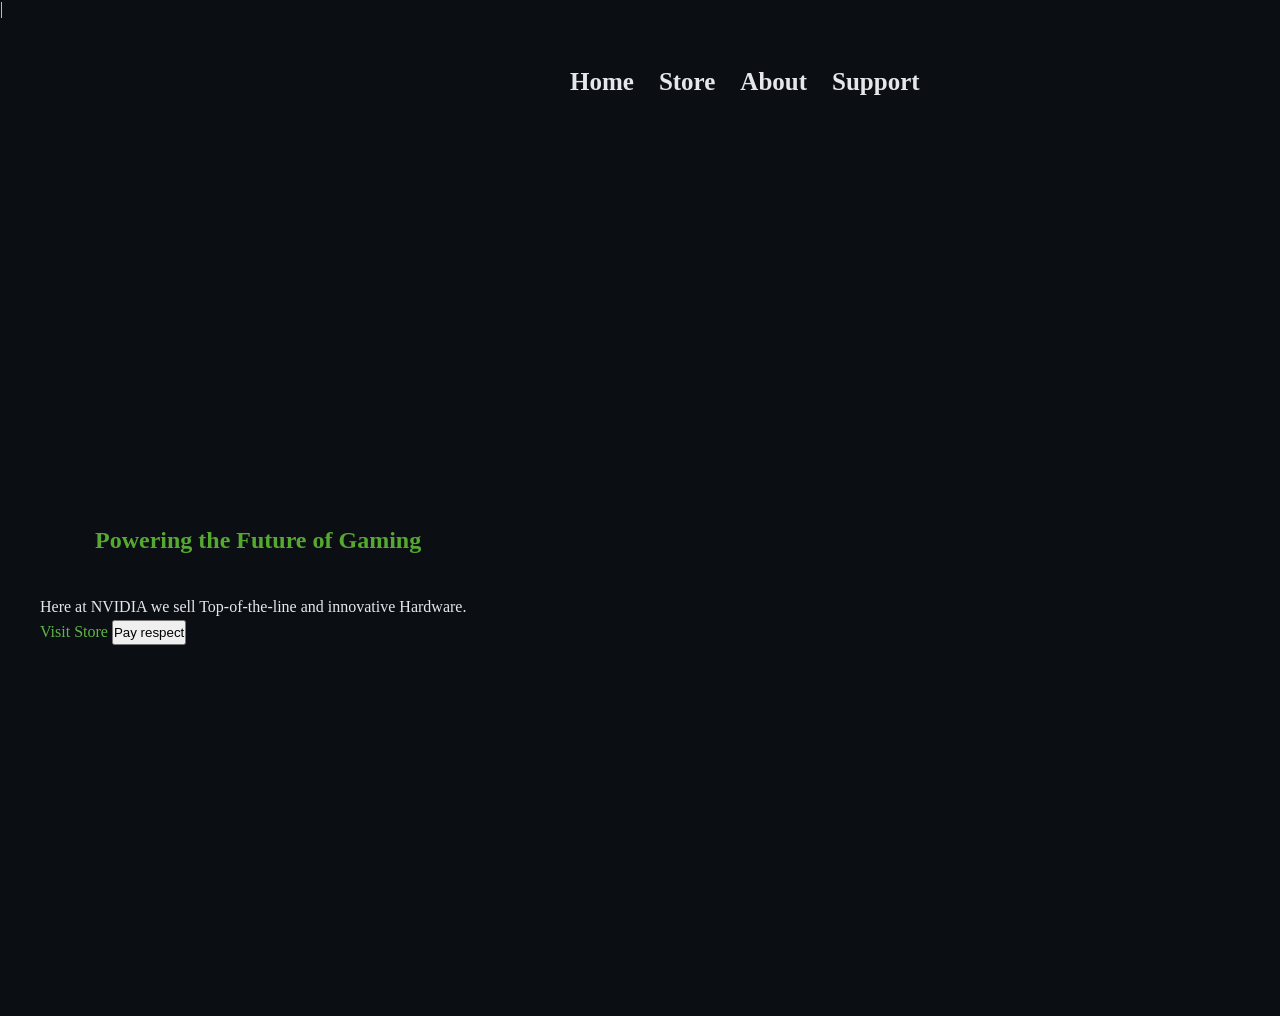
<file: index.html>
<!DOCTYPE html>
<html lang="en">
  <head>
    <meta charset="UTF-8">
   <title>Home - Nvidia</title>
   |<link rel="stylesheet" href="style.css">


   
</head>
<body>

  <nav>
    <a href="index.html">Home</a>
    <a href="store.html">Store</a>
    <a href="about.html">About</a>
    <a href="support.html">Support</a>
  </nav>
<section class="home-hero">
   <div class="hero-content">

  <h1>Powering the Future of Gaming</h1>
  <p>
    Here at NVIDIA we sell Top-of-the-line and innovative  Hardware.
  </p>


  <a href="store.html" class="cta">Visit Store</a>

  <button class="button-amics">
    <p>Pay respect</p> 
  </button>

  </div>
  </section>
</body>
</html>
</file>
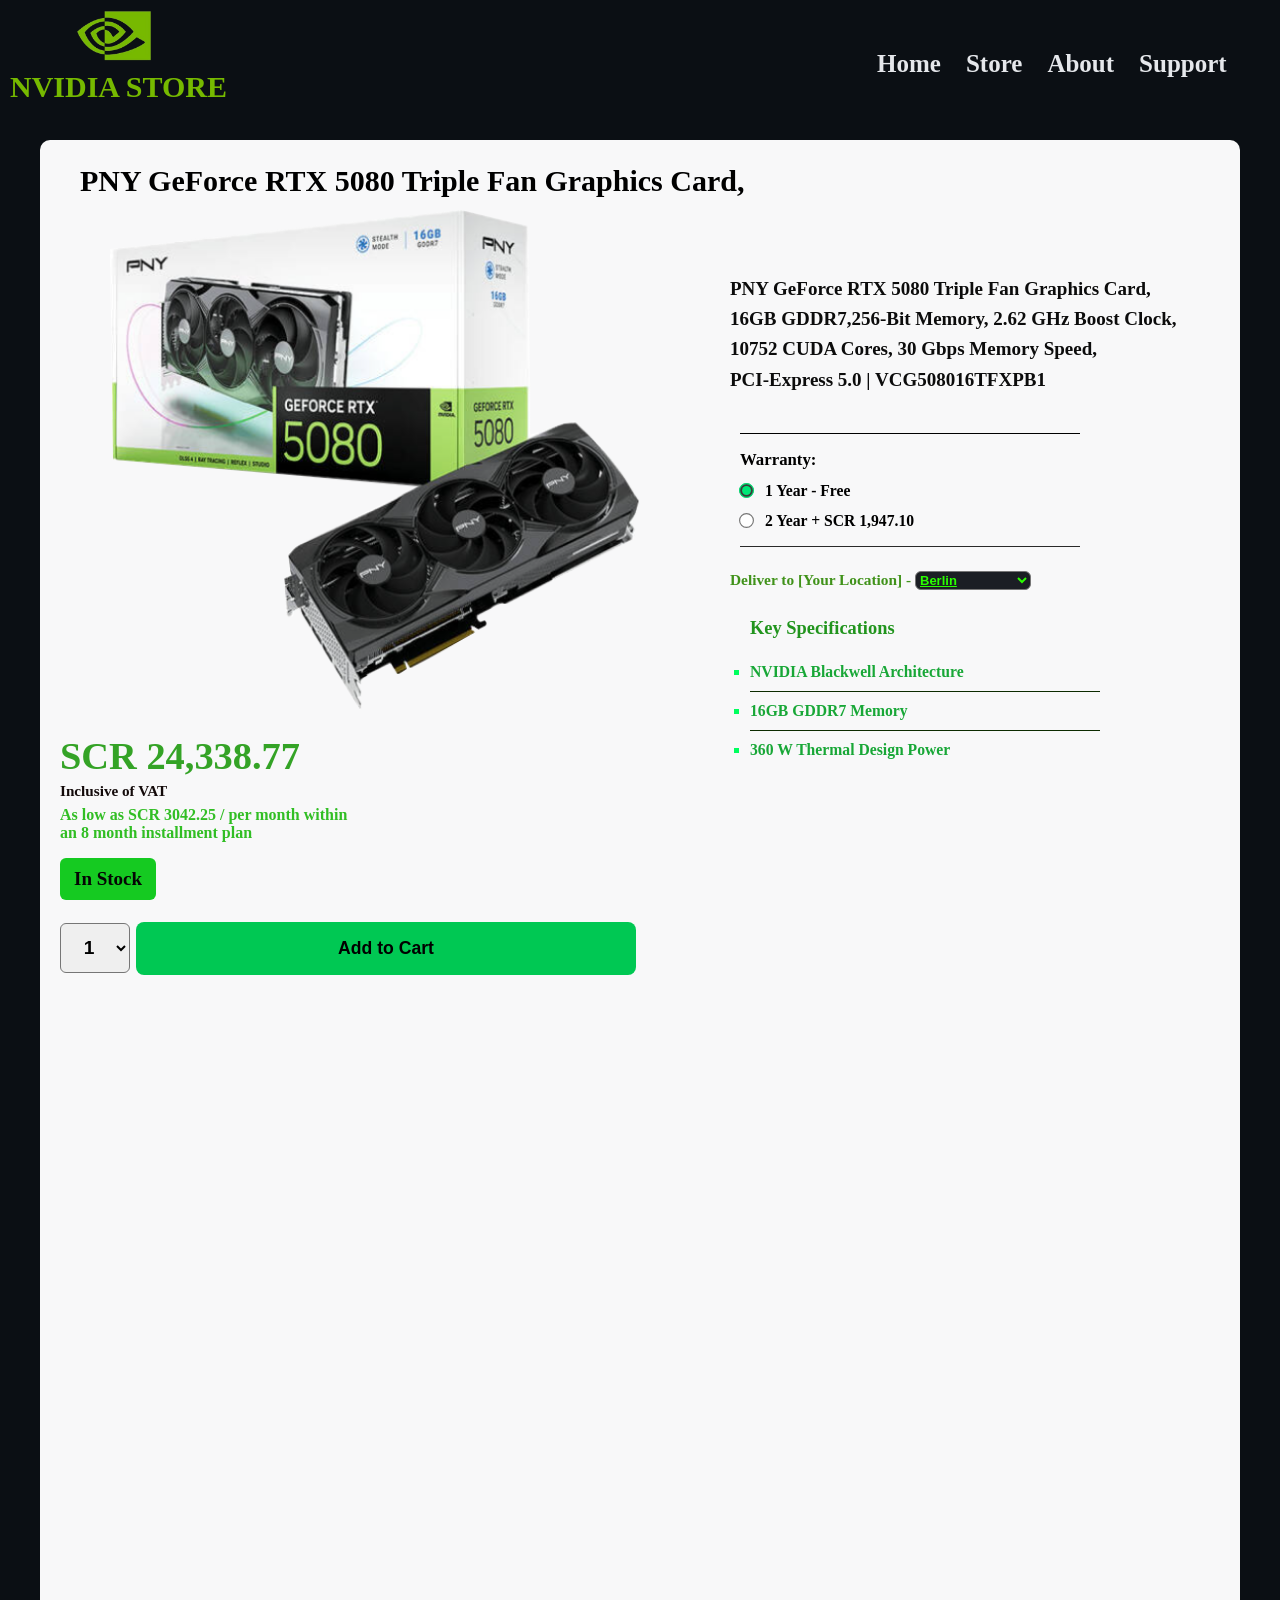
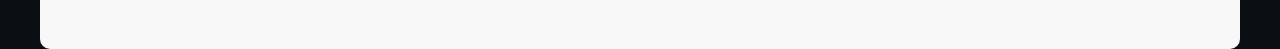
<file: 5080 page.html>
<!DOCTYPE html>
<html lang="en">

<head>
    <title>PNY GeForce RTX 5080 Triple Fan Graphics Card,</title>

    <link rel="stylesheet" href="style.css">
</head>

<body>

     
    <nav>
          
      <img src="NVIDIA-logo2.png" alt="NVIDIA-logo2" width="100px" height="auto">

            <h2>NVIDIA STORE</h2>
            
    <a href="index.html">Home</a>
    <a href="store.html">Store</a>
    <a href="about.html">About</a>
    <a href="support.html">Support</a>
</nav>
</body>
 
<div class="product-container">

  <h2>PNY GeForce RTX 5080 Triple Fan Graphics Card,</h2>
  <div  class="product-title">
   <p>PNY GeForce RTX 5080 Triple Fan Graphics Card, </p>
   <p>16GB GDDR7,256-Bit Memory, 2.62 GHz Boost Clock, </p>
   <p>10752 CUDA Cores, 30  Gbps Memory Speed, </p>
   <p>PCI-Express 5.0 | VCG508016TFXPB1</p>

 
</div>
  <div class="image-cast">

    <img src="67.png" width="530px" height="500">

  </div>

  <div class="price-section">
    <div class="current-price">SCR 24,338.77</div>
    <div class="vat-text">Inclusive of VAT</div>
    <div class="installment-text">As low as SCR 3042.25 / per month within an 8 month installment plan </div>
  </div>

  <div class="stock-status">In Stock</div>

  <div class="stuck-amount">
     <select>
      <option>1</option>
      <option>2</option>
      <option>3</option>
      <option>4</option>
      <option>5</option>
     </select>
  </div>

  <button class="add-to-cart-button">Add to Cart</button>

  <div class="warranty-section">
    <div class="warranty-label">Warranty:</div>
    <div class="warranty-options">
      <label class="warranty-option">
        <input type="radio" name="warranty" checked>
        <span>1 Year - Free</span>
      </label>
      <label class="warranty-option">
        <input type="radio" name="warranty">
        <span>2 Year +  SCR 1,947.10</span>
      </label>
      <!-- more options here if needed -->
    </div>
  </div>

  <div class="delivery-row">
    Deliver to [Your Location] - <select class="change-link"> 
      <option>Berlin</option>
      <option>raels house</option>
      <option>Dax meth shop</option>
      <option>finland</option>
      <option>Seychelles</option>
      <option>Japan</option>
      <option>australlia </option>
      <option>Russia</option>
      <option>vietnam</option>
      <option>UK</option>
      <option>US</option>
      </select>
  </div>

  <div class="key-specs-section">
    <h3 class="key-specs-title">Key Specifications</h3>
    <ul class="key-specs-list">
      <li><strong>NVIDIA Blackwell Architecture</strong></li>
      <li><strong>16GB GDDR7 Memory</strong></li>
      <li><strong>360 W Thermal Design Power</strong></li>
      <!-- ... more specs -->
    </ul>
  </div>
</div>



</html>
</file>
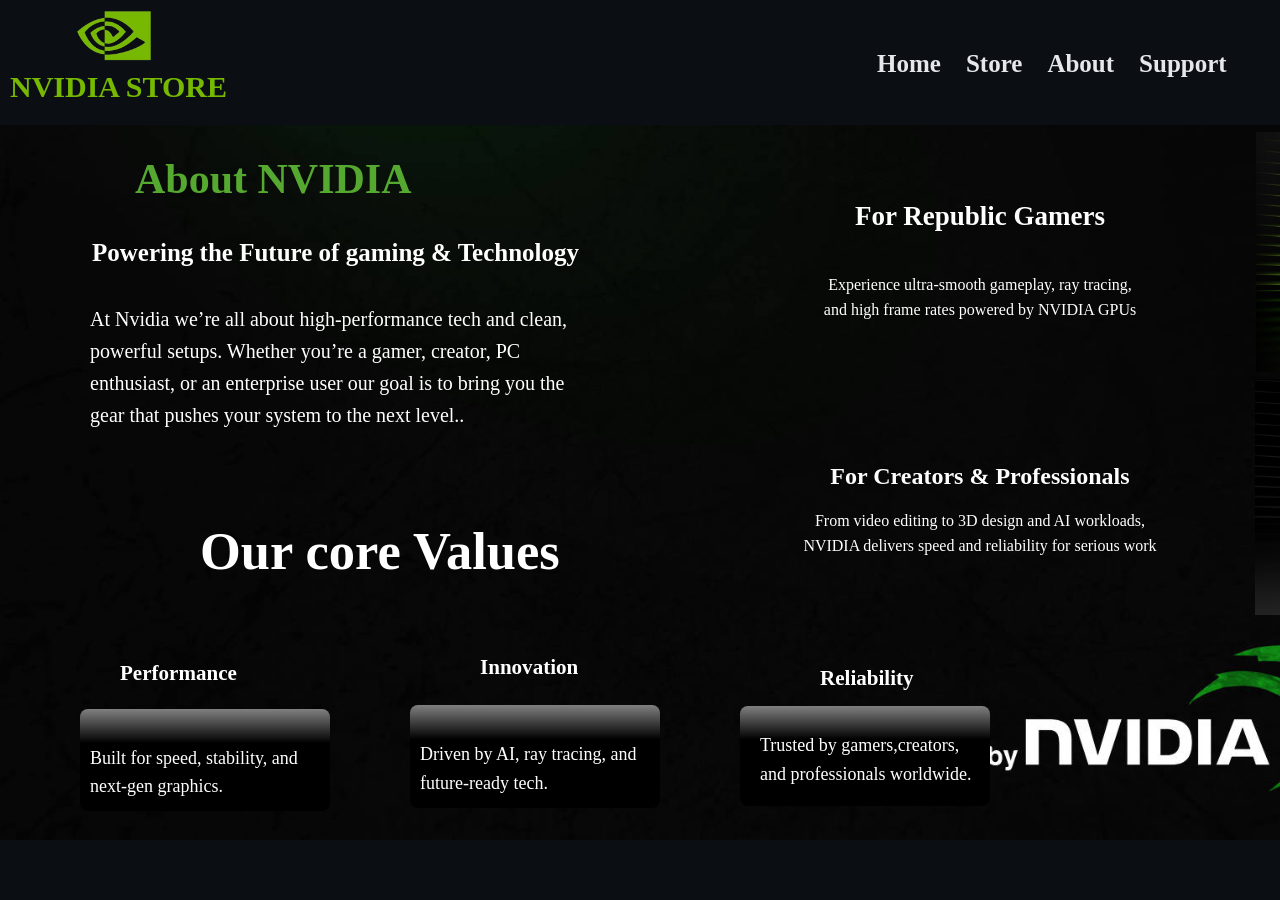
<file: about.html>
<DOCTYPE html>
    <html>
    <head>
        <title>About - NVIDIA</title>
        <link rel="stylesheet" href="style.css">
    </head>
    <body>
    
    <nav>
       
         <img src="NVIDIA-logo2.png" alt="NVIDIA-logo2" width="100px" height="auto">

               <h2>NVIDIA STORE</h2>


        <a href="index.html">Home</a>
        <a href="store.html">Store</a>
        <a href="about.html">About</a>
        <a href="support.html">Support</a>
      
    </nav>
      
    <section class="about-intro">
        <div class="header-1">

    <h1>About NVIDIA</h1>
 </div>
     <div class="header-2">
    <p><strong>Powering the Future of gaming & Technology</strong></p>
      </div>
    
    <div class="PG-1">
    <p>
      At Nvidia we’re all about high-performance tech and clean,<p> powerful setups. Whether you’re a gamer,
       creator,  PC </p>
       <p>enthusiast, or an enterprise user  our goal is to bring you the</p>
       <p> gear that pushes your system to the next level..</p>
    </p>
    </div>
     
      <section class="advert-about">

        <div class="header-3">
    <h2>For Republic Gamers</h2>
       </div>
       <div class="image-1">
       <img src="PC-Ad.png" alt="PC Ad" class="image-1">
       </div>
       <div class="header3_1">
    <p>
        Experience ultra-smooth gameplay, ray tracing,</p>
        <p>and high frame rates powered by NVIDIA GPUs
        </p>
      </div>

      <div class="Pro-ad">
    <h2>For Creators & Professionals</h2><br>
    <p>
        From video editing to 3D design and AI workloads,</p>
       <p>NVIDIA delivers speed and reliability for serious work 
    </p>
    </div>
          
      <div class="image-2">
         <img src="on house.png" alt="PRO image" width="400px" height="auto">
      </div>
    
     </section>
       
     <div class="header-4">
    <h2>Our core Values</h2>
    </div>
              
             
        <div class="super-1">
        <h3>Performance</h3>
        <p>Built for speed, stability, and next-gen graphics.</p>
          </div>
           
          <div class="super-2">
          <h3>Innovation</h3>
        <p>Driven by AI, ray tracing, and future-ready tech.</p>
         </div>
             
            
     
         <div class="super-3">
             <h3>Reliability</h3>
        <p>Trusted by gamers,creators,</p> <p> and professionals worldwide.</p>
           </div>
  
</section>
</body>
</html>
</file>
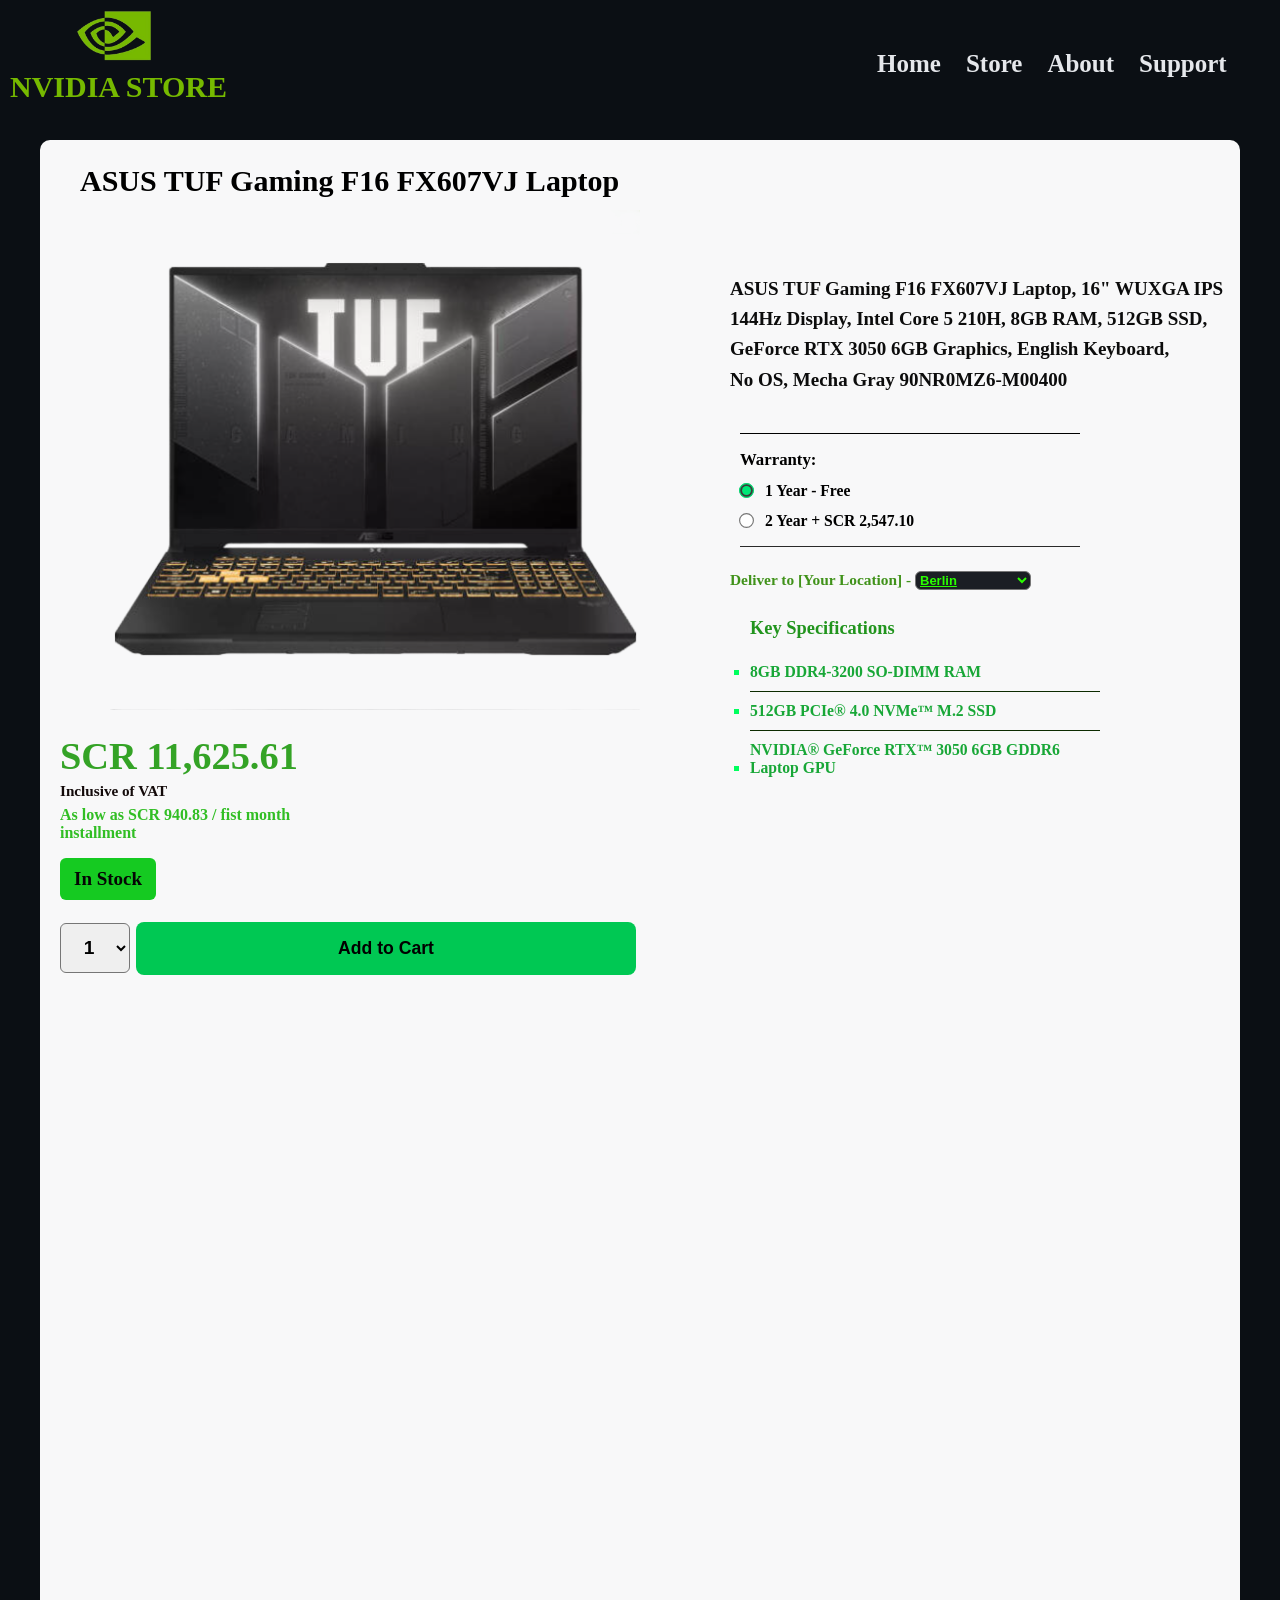
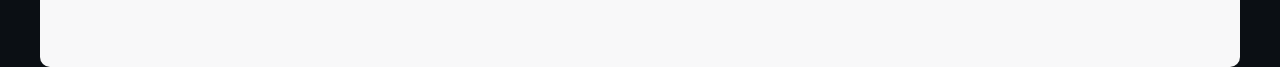
<file: ASUS TUF Gaming F16 laptop.html>
<!DOCTYPE html>
<html lang="en">

<head>
    <title>ASUS TUF Gaming F16 laptop</title>

    <link rel="stylesheet" href="style.css">
</head>

<body>

     
    <nav>
          
      <img src="NVIDIA-logo2.png" alt="NVIDIA-logo2" width="100px" height="auto">

            <h2>NVIDIA STORE</h2>
            
    <a href="index.html">Home</a>
    <a href="store.html">Store</a>
    <a href="about.html">About</a>
    <a href="support.html">Support</a>
</nav>
</body>
 
<div class="product-container">
  
  <h2>ASUS TUF Gaming F16 FX607VJ Laptop</h2>
  <div  class="product-title">
   <p>ASUS TUF Gaming F16 FX607VJ Laptop, 16" WUXGA IPS </p>
   <p>144Hz Display, Intel Core 5 210H, 8GB RAM, 512GB SSD, </p>
   <p> GeForce RTX  3050 6GB Graphics, English  Keyboard,</p>
   <p> No OS, Mecha Gray 90NR0MZ6-M00400</p>
 
</div>
  <div class="image-cast">

    <img src="lap6.png" width="530px" height="500">

  </div>

  <div class="price-section">
    <div class="current-price">SCR 11,625.61</div>
    <div class="vat-text">Inclusive of VAT</div>
    <div class="installment-text">As low as SCR 940.83 / fist month installment</div>
  </div>

  <div class="stock-status">In Stock</div>

  <div class="stuck-amount">
     <select>
      <option>1</option>
      <option>2</option>
      <option>3</option>
      <option>4</option>
      <option>5</option>
     </select>
  </div>

  <button class="add-to-cart-button">Add to Cart</button>

  <div class="warranty-section">
    <div class="warranty-label">Warranty:</div>
    <div class="warranty-options">
      <label class="warranty-option">
        <input type="radio" name="warranty" checked>
        <span>1 Year - Free</span>
      </label>
      <label class="warranty-option">
        <input type="radio" name="warranty">
        <span>2 Year +  SCR 2,547.10</span>
      </label>
      <!-- more options here if needed -->
    </div>
  </div>

  <div class="delivery-row">
    Deliver to [Your Location] - <select class="change-link"> 
      <option>Berlin</option>
      <option>raels house</option>
      <option>Dax meth shop</option>
      <option>finland</option>
      <option>Seychelles</option>
      <option>Japan</option>
      <option>australlia </option>
      <option>Russia</option>
      <option>vietnam</option>
      <option>UK</option>
      <option>US</option>
      </select>
  </div>

  <div class="key-specs-section">
    <h3 class="key-specs-title">Key Specifications</h3>
    <ul class="key-specs-list">
      <li><strong>8GB DDR4-3200 SO-DIMM RAM</strong></li>
      <li><strong>512GB PCIe® 4.0 NVMe™ M.2 SSD</strong></li>
      <li><strong>NVIDIA® GeForce RTX™ 3050 6GB GDDR6 Laptop GPU</strong></li>
      <!-- ... more specs -->
    </ul>
  </div>
</div>



</html>
</file>
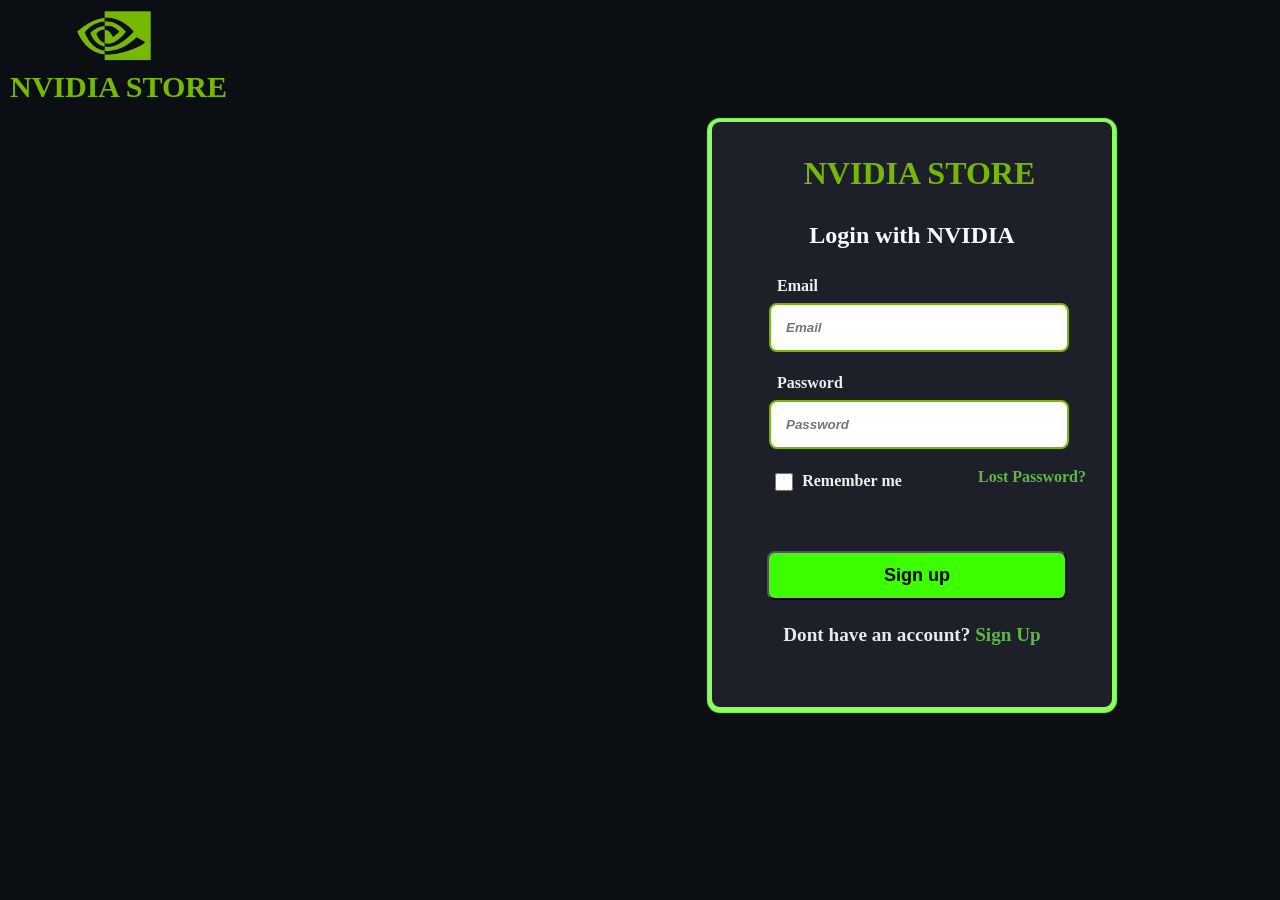
<file: login-page.html>
<DOCTYPE>
    <html lang="en">
    </html>

    <head>
        <title>Nvidia Login</title>
        <link rel="stylesheet" href="style.css">
         <meta name="viewport" content="width=device-width, initial-scale=1.0">
   
    </head>

    <body>

       
    
          
        

          <nav>

            
         <img src="NVIDIA-logo2.png" alt="NVIDIA-logo2" width="100px" height="auto">
             <h2>NVIDIA STORE</h2>

      
    </nav>

    </header>
      

    <Form class="login-form"  action="store-save.html">
    
     
    
        
         
        <h1> NVIDIA STORE </h1>


        <h2> Login  with NVIDIA</h2><br>
        
          
               
            <div class="form-field">
              <label>Email</label>
            <input type="email" placeholder="Email" required>
             </div>
               <div class="form-field">
              <label>Password</label>
            <input type="password" placeholder="Password" minlength="8"  required>
              </div>
                
             
              <div class="login-checkbox">
                <label>Remember me</label>
              <input type="checkbox">
              </div>

              <div class="lost">
                 <a>Lost Password?</a>
              </div>

            
              
            
                <div class="form-field">
            <button type="sumbit">Sign up</button><br>
                </div>
             <p>Dont have an account? <a href="sign-up-page.html">Sign Up</p></a>
            
            </Form>
          
            </section>
    </body>
</file>
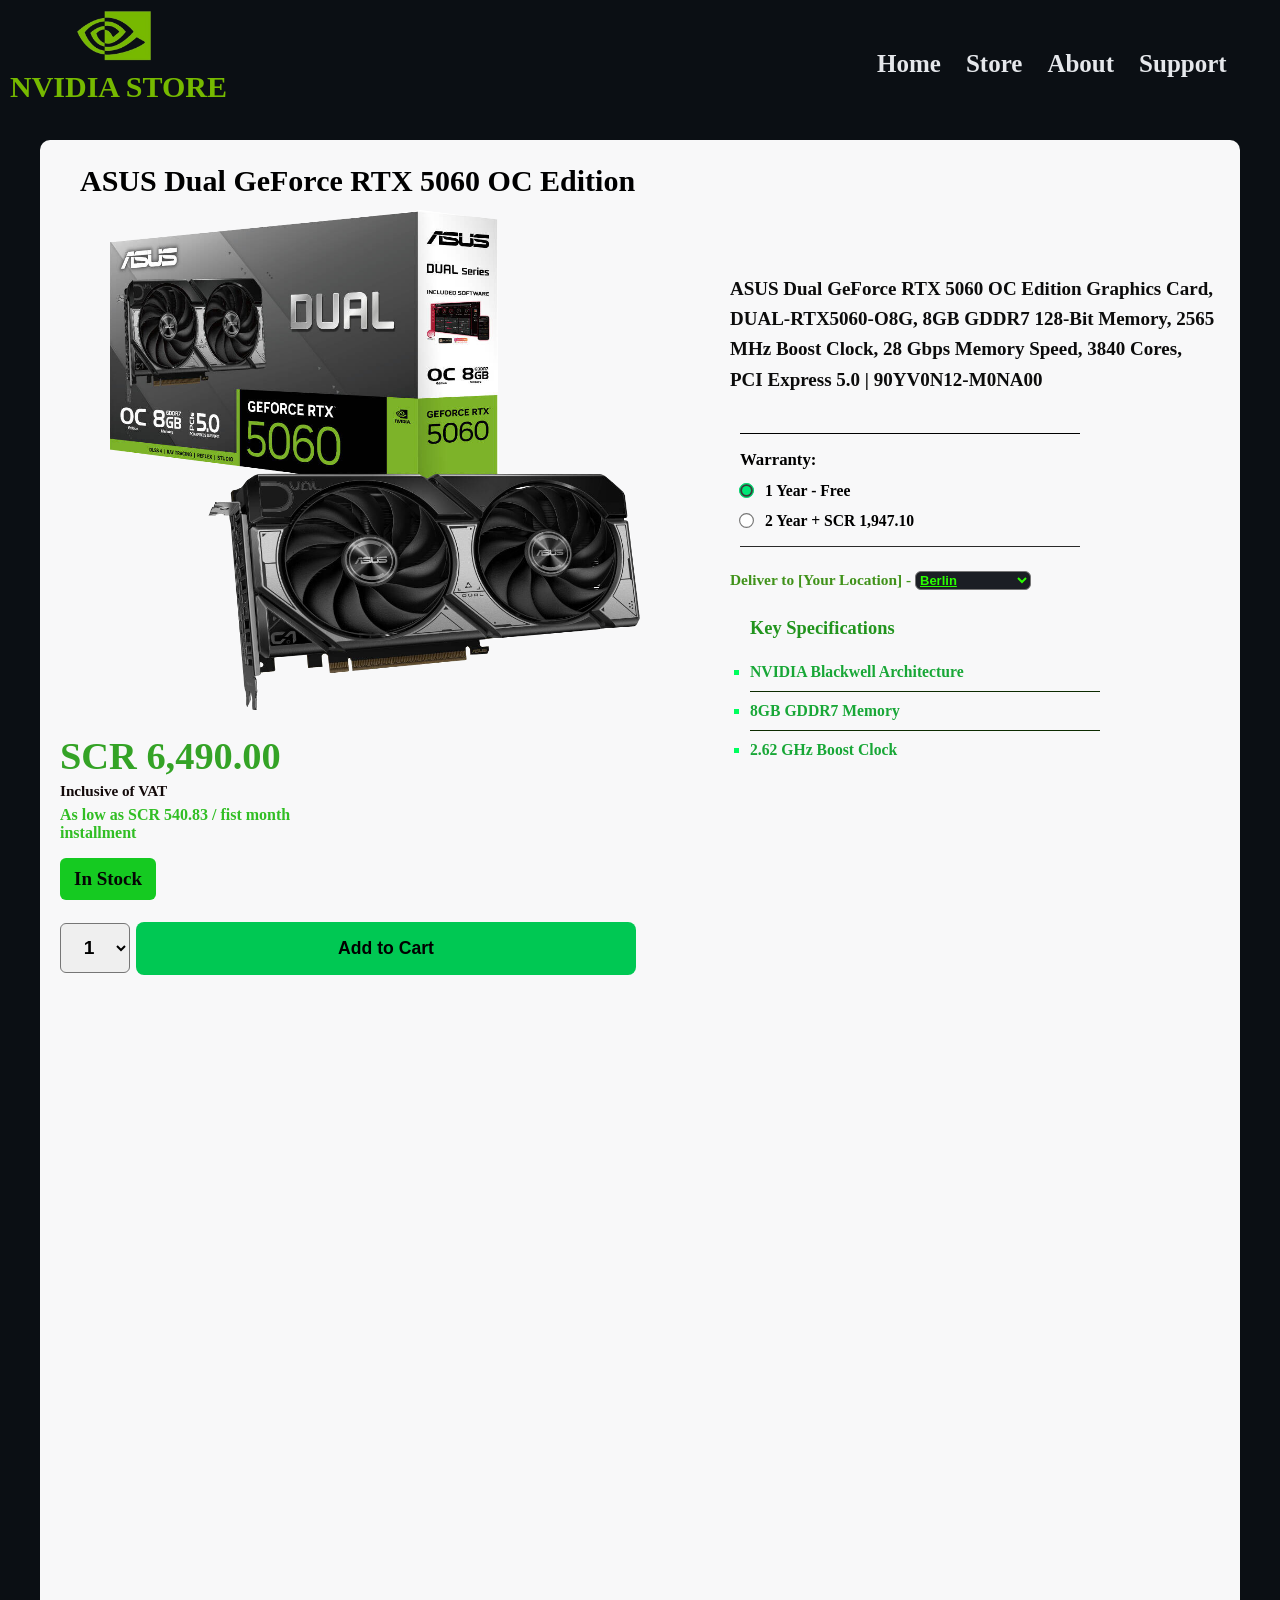
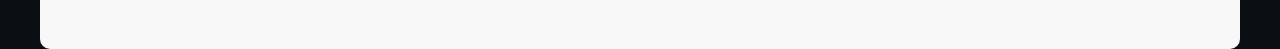
<file: product detail.html>
<!DOCTYPE html>
<html lang="en">

<head>
    <title>ASUS Dual GeForce RTX 5060 OC Edition</title>

    <link rel="stylesheet" href="style.css">
</head>

<body>

     
    <nav>
          
      <img src="NVIDIA-logo2.png" alt="NVIDIA-logo2" width="100px" height="auto">

            <h2>NVIDIA STORE</h2>
            
    <a href="index.html">Home</a>
    <a href="store.html">Store</a>
    <a href="about.html">About</a>
    <a href="support.html">Support</a>
</nav>
</body>
 
<div class="product-container">

  <h2>ASUS Dual GeForce RTX 5060 OC Edition</h2>
  <div  class="product-title">
   <p>ASUS Dual GeForce RTX 5060 OC Edition Graphics Card,</p>
   <p>DUAL-RTX5060-O8G, 8GB GDDR7 128-Bit Memory, 2565 </p>
   <p> MHz Boost Clock, 28 Gbps Memory Speed, 3840 Cores,</p>
   <p> PCI Express 5.0 | 90YV0N12-M0NA00</p>
 
</div>
  <div class="image-cast">

    <img src="GPu.png" width="530px" height="500">

  </div>


  <div class="price-section">
    <div class="current-price">SCR 6,490.00</div>
    <div class="vat-text">Inclusive of VAT</div>
    <div class="installment-text">As low as SCR 540.83 / fist month installment</div>
  </div>

  <div class="stock-status">In Stock</div>

  <div class="stuck-amount">
     <select>
      <option>1</option>
      <option>2</option>
      <option>3</option>
      <option>4</option>
      <option>5</option>
     </select>
  </div>

  <button class="add-to-cart-button">Add to Cart</button>

  <div class="warranty-section">
    <div class="warranty-label">Warranty:</div>
    <div class="warranty-options">
      <label class="warranty-option">
        <input type="radio" name="warranty" checked>
        <span>1 Year - Free</span>
      </label>
      <label class="warranty-option">
        <input type="radio" name="warranty">
        <span>2 Year +  SCR 1,947.10</span>
      </label>
      <!-- more options here if needed -->
    </div>
  </div>

  <div class="delivery-row">
    Deliver to [Your Location] - <select class="change-link"> 
      <option>Berlin</option>
      <option>raels house</option>
      <option>Dax meth shop</option>
      <option>finland</option>
      <option>Seychelles</option>
      <option>Japan</option>
      <option>australlia </option>
      <option>Russia</option>
      <option>vietnam</option>
      <option>UK</option>
      <option>US</option>
      </select>
  </div>

  <div class="key-specs-section">
    <h3 class="key-specs-title">Key Specifications</h3>
    <ul class="key-specs-list">
      <li><strong>NVIDIA Blackwell Architecture</strong></li>
      <li><strong>8GB GDDR7 Memory</strong></li>
      <li><strong>2.62 GHz Boost Clock</strong></li>
      <!-- ... more specs -->
    </ul>
  </div>
</div>



</html>
</file>
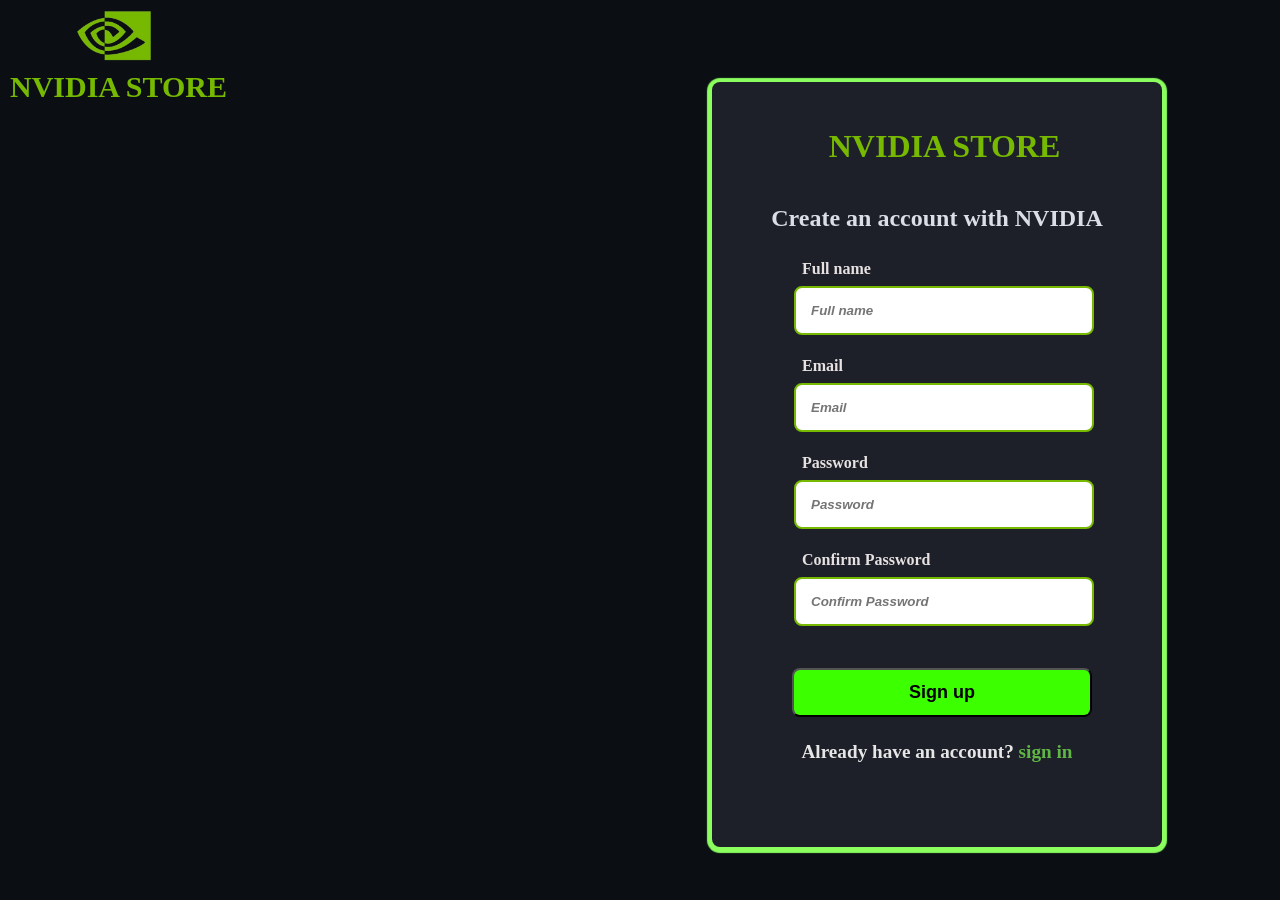
<file: sign-up-page.html>
<DOCTYPE>
    <html lang="en">
    </html>

    <head>
        <title>Nvidia Login</title>
        <link rel="stylesheet" href="style.css">

   
    </head>

    <body>

       
    
          
        

          <nav>

            
         <img src="NVIDIA-logo2.png" alt="NVIDIA-logo2" width="100px" height="auto">
             <h2>NVIDIA STORE</h2>

      
    </nav>

    </header>
      

    <Form class="login-form2"  action="store-save.html">
    
     
    
        
         
        <h1> NVIDIA STORE </h1>


        <h2> Create an account with NVIDIA</h2><br>
        
            <div class="form-field2">
             <label>Full name</label>
 
            <input type="text"  placeholder="Full name" minlength="6" required>
            </div>
               
            <div class="form-field2">
              <label>Email</label>
            <input type="email" placeholder="Email" required>
             </div>
               <div class="form-field2">
              <label>Password</label>
            <input type="password" placeholder="Password" minlength="8"  required>
              </div>

                <div class="form-field2">
               <label>Confirm Password</label>
            <input type="Password" placeholder="Confirm Password"     minlength="8" required><br>
            </div>
            
                <div class="form-field2">
            <button type="sumbit">Sign up</button><br>
                </div>
             <p>Already have an account? <a href="login-page.html">sign in</p></a>
            
            </Form>
          
            </section>
    </body>
</file>
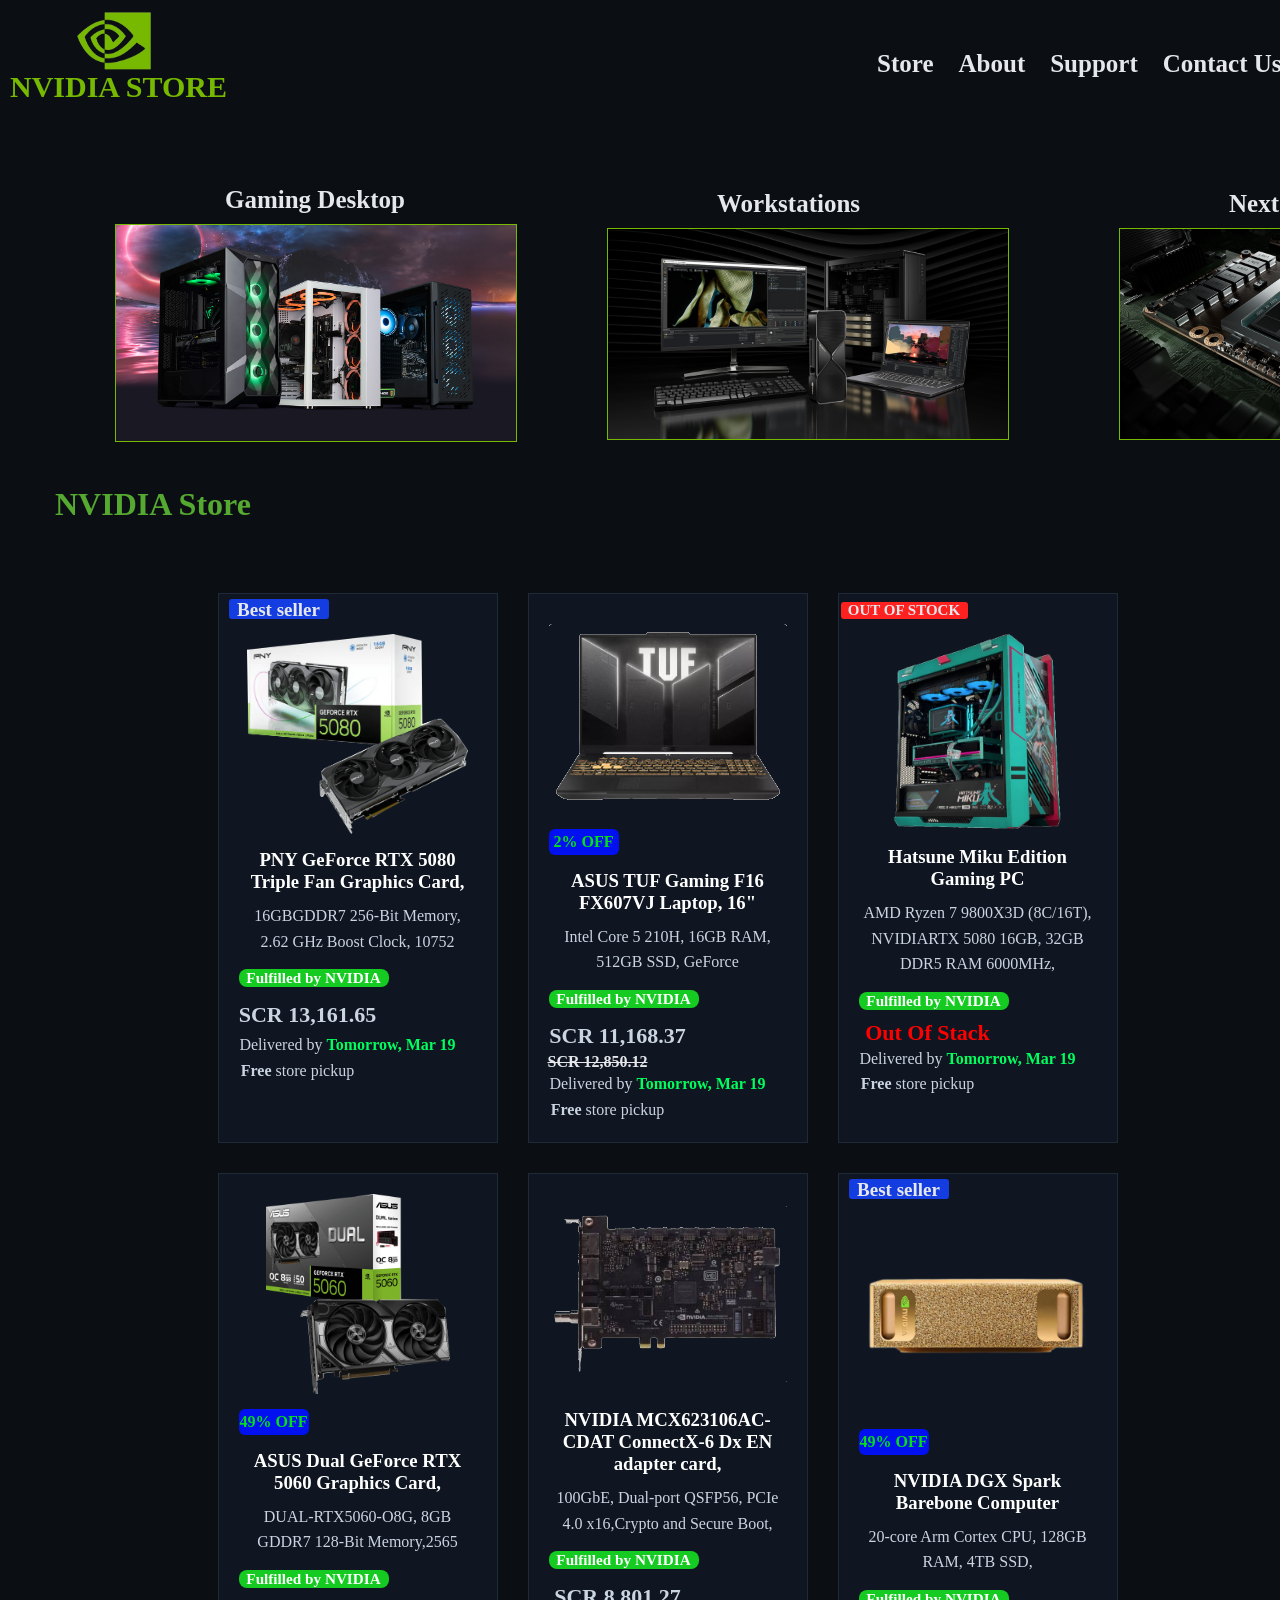
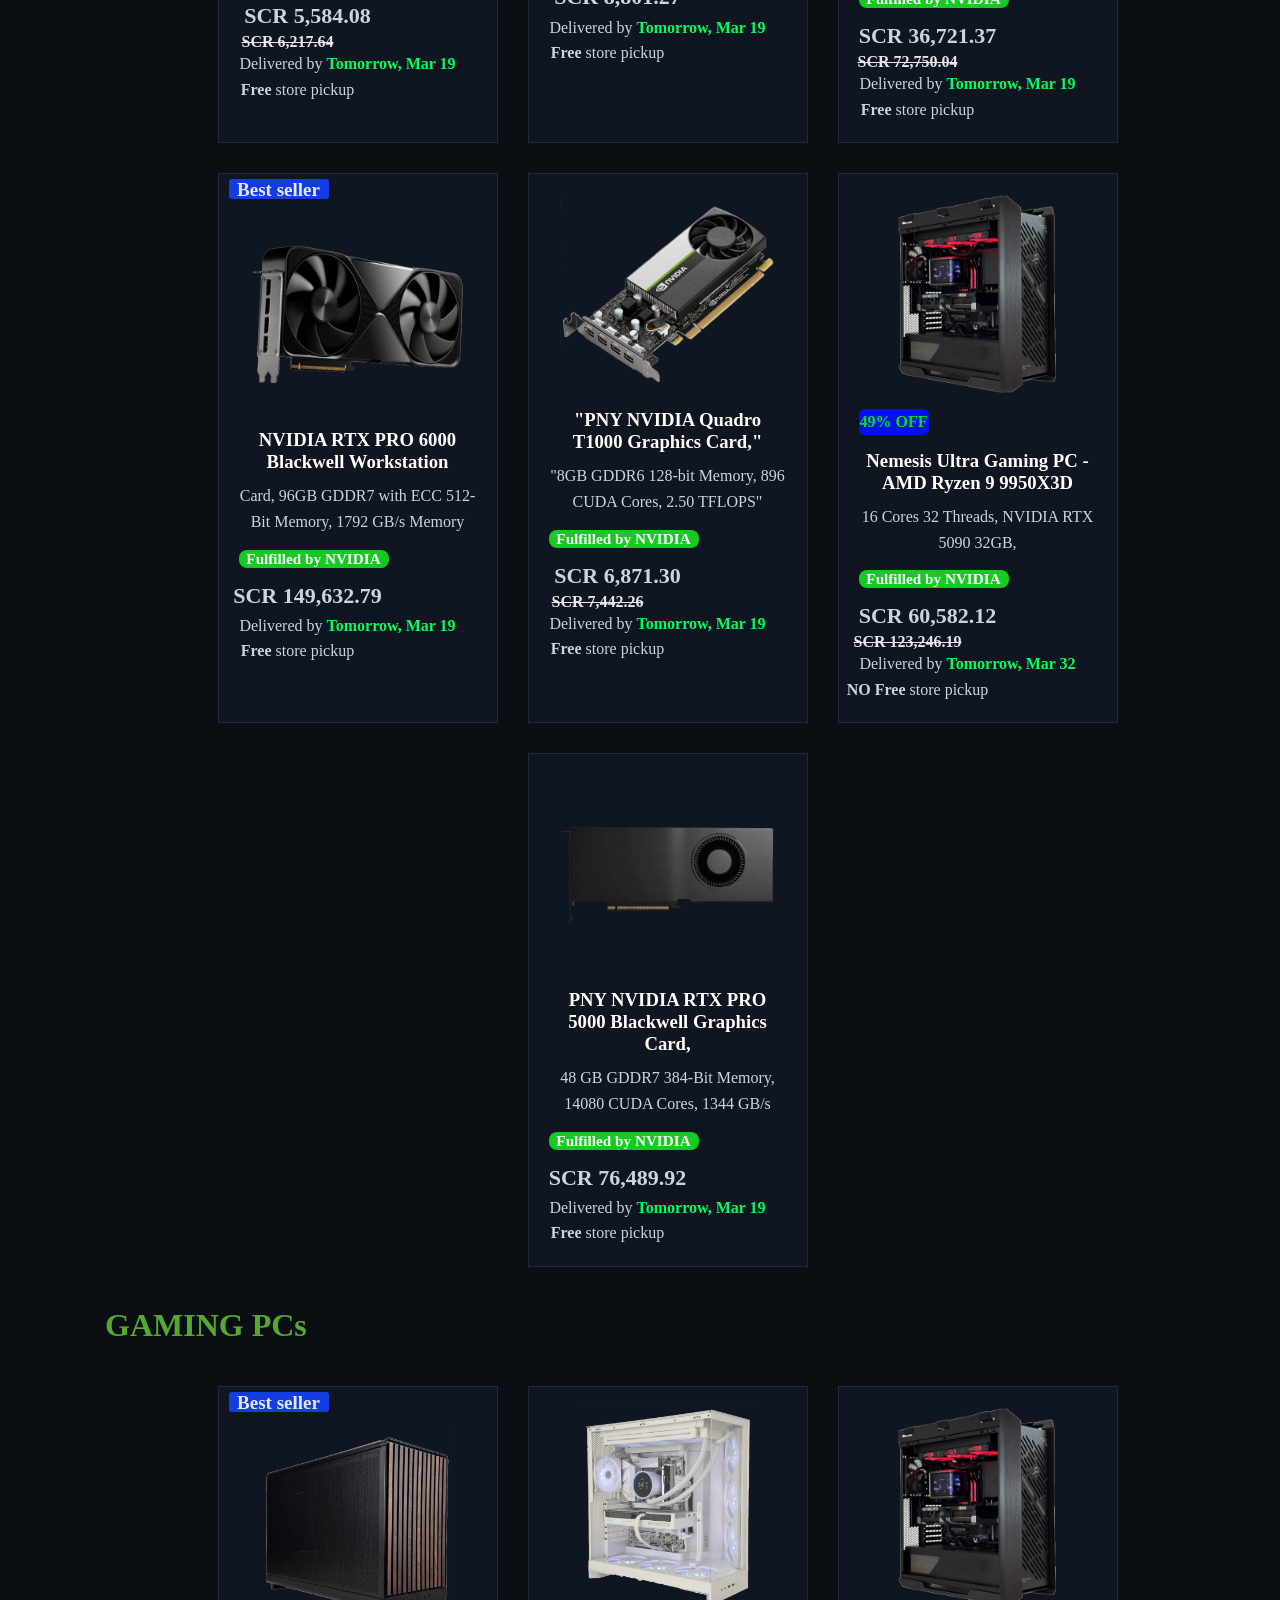
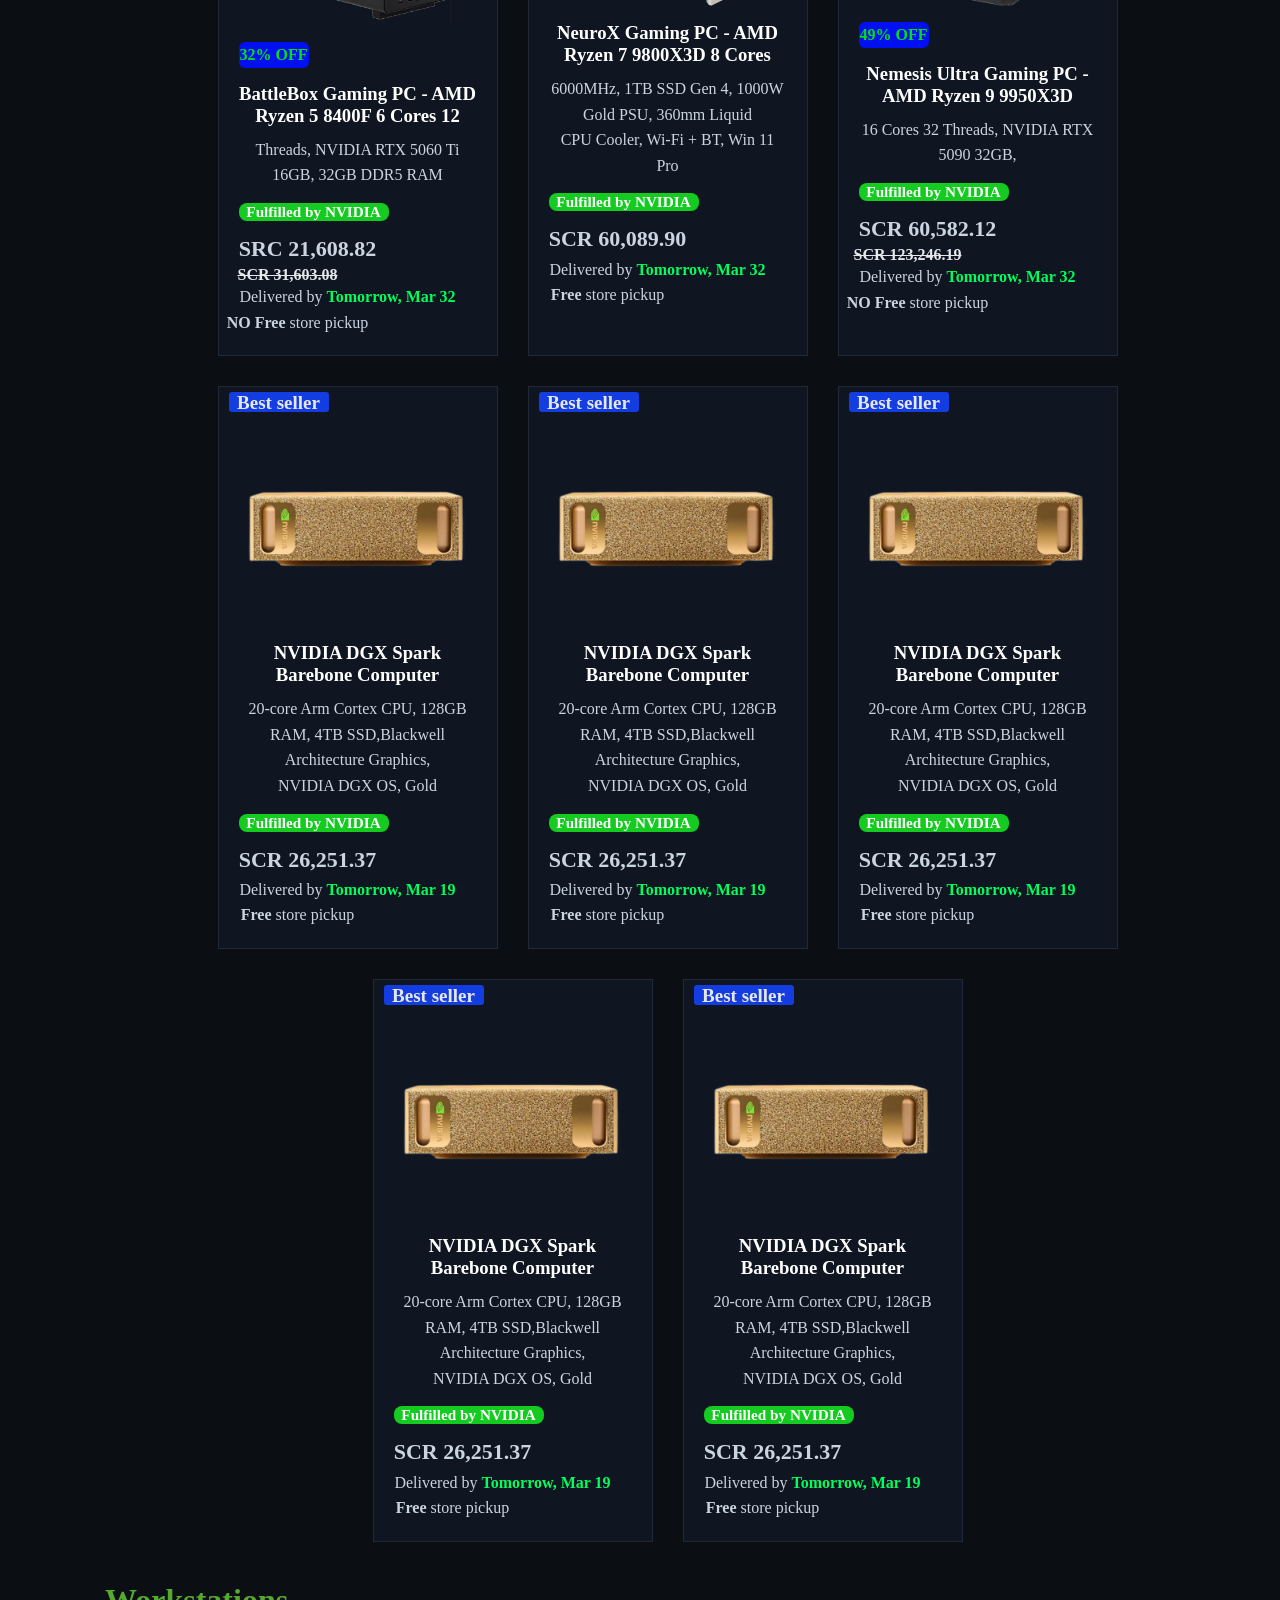
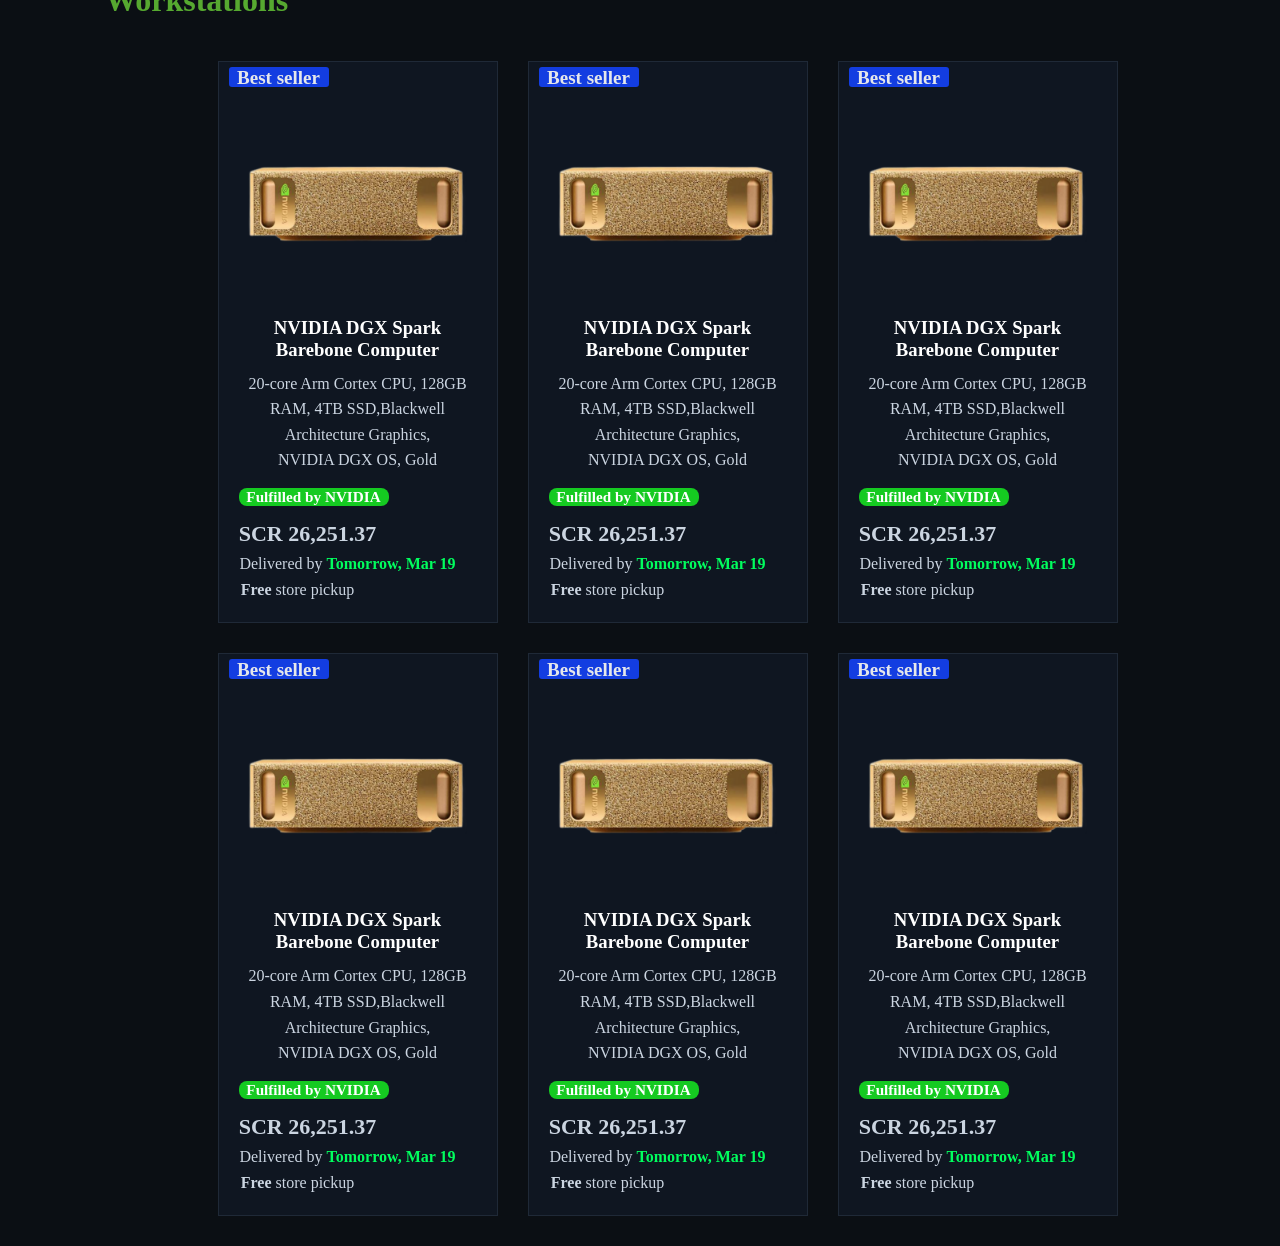
<file: store.html>
<DOCTYPE html>
    <html lang="en">
    <head>
     <title>Store - NVIDIA</title>
     <link rel="stylesheet" href="style.css">
    </head>

    <body>

    
    <nav>


        <img src="NVIDIA-logo2.png" alt="NVIDIA-logo2" width="100px" height="auto">
       
              <h2>NVIDIA STORE</h2>
              
        
        <a href="store.html">Store</a>
        <a href="about.html">About</a>
        <a href="support.html">Support</a>
        <a href="index.html">Contact Us</a>
           <a href="login-page.html">
        <button class="btnLogin-popup">Login</button>
         </a>
            
         
          <div class="cart-input">

            <div class="number-check">
               <h3>2</h3>
            </div>

            <button><svg  xmlns="http://www.w3.org/2000/svg" width="24" height="24"  
fill="currentColor" viewBox="0 0 24 24" >
<!--Boxicons v3.0.8 https://boxicons.com | License  https://docs.boxicons.com/free-->
<path d="M21 6H7.05L5.94 2.68A1 1 0 0 0 4.99 2h-3v2h2.28l3.54 10.63A2 2 0 0 0 9.71 16h7.59a2 2 0 0 0 1.87-1.3l2.76-7.35c.11-.31.07-.65-.11-.92A1 1 0 0 0 21 6m-3.69 8H9.72l-2-6h11.84zM10 18a2 2 0 1 0 0 4 2 2 0 1 0 0-4m7 0a2 2 0 1 0 0 4 2 2 0 1 0 0-4"></path>
</svg> <span> Cart</span></button> 
          </div>
        

          <div class="wish-input">

            <button><svg  xmlns="http://www.w3.org/2000/svg" width="24" height="24"  
fill="currentColor" viewBox="0 0 24 24" >
<!--Boxicons v3.0.8 https://boxicons.com | License  https://docs.boxicons.com/free-->
<path d="m12.7 7.55-.2.19-.2-.19c-.76-.73-1.97-.73-2.73 0-.76.74-.76 1.9 0 2.63L12.5 13l2.93-2.82c.76-.73.76-1.89 0-2.63-.77-.73-1.97-.73-2.73 0"></path><path d="M20 2H6C4.35 2 3 3.35 3 5v14c0 1.65 1.35 3 3 3h15v-2H6c-.55 0-1-.45-1-1s.45-1 1-1h14c.55 0 1-.45 1-1V3c0-.55-.45-1-1-1m-6 14H6c-.35 0-.69.07-1 .18V5c0-.55.45-1 1-1h13v12z"></path>
</svg><span> WishList</span></button> 
          </div>
        




     <div class="search-bar">

      <input type="text" placeholder="What are you looking for?">
      <button><svg xmlns="http://www.w3.org/2000/svg" width="16" height="16" fill="currentColor" class="bi bi-search" viewBox="0 0 16 16">
  <path d="M11.742 10.344a6.5 6.5 0 1 0-1.397 1.398h-.001q.044.06.098.115l3.85 3.85a1 1 0 0 0 1.415-1.414l-3.85-3.85a1 1 0 0 0-.115-.1zM12 6.5a5.5 5.5 0 1 1-11 0 5.5 5.5 0 0 1 11 0"/>
</svg></button>
     </div>
   
    </nav>
      
   
    <section class="store-categories">
         <div class="in-category">
         <label>Gaming Desktop</label>
        <div class="category"><a href="#gaming-hero"><img src="IF-you-dare.png"></a></div></div>
           <div class="in-category2">
        <label>Workstations</label>
        <div class="category"><a href="#workstations"><img src="on house.png"></a></div></div>
          <div class="in-category3">
        <label>Next Gen Hardware</label>
        <div class="category"><a href="#"><img src="on the gen.png"></a></div></div>
    </section>

     
    <h1>NVIDIA Store</h1>

    <section class="products">
     
    <div class="product">
      <div class=seller-best>Best seller</div>
       <a href="5080 page.html" class="product-link">
        <img src="67.png" alt="NVIDIA T=RTX 5080" width="300">
        <h3>PNY GeForce RTX 5080 Triple Fan Graphics Card,</h3> 
        <p>16GBGDDR7 256-Bit Memory, 2.62 GHz Boost Clock, 10752 
             </p>
          
           <div class="tag-Fulfilled">
             <h3>Fulfilled by NVIDIA</h3>
             </div>

              <div class="product-card-price">
                 <p>SCR 13,161.65</p>
              </div>

              <div class="delivery-date">
               <p>Delivered by<p2>Tomorrow, Mar 19</p2></p>
             
              </div>
            
              <div class="free-store">
                 <p><p2>Free</p2>store pickup</p>
              </div>
          </a>
           </div>
           

        <div class="product">
           
               <a href="ASUS TUF Gaming F16 laptop.html" class="product-link">
         <img src="lap (2).png" alt="ASUS TUF Gaming F16 FX607VJ Laptop" width="300">
          <div class="discount-tag"><p>2% OFF</p></div>
         <h3>ASUS TUF Gaming F16 FX607VJ Laptop, 16" </h3> <p>Intel Core
             5 210H, 16GB RAM, 512GB SSD, GeForce</p>
      
           
           <div class="tag-Fulfilled">
             <h3>Fulfilled by NVIDIA</h3>
             </div>

              <div class="product-card-price">
                 <p>SCR 11,168.37</p>
                 <p6>SCR 12,850.12</p6>
              </div>

              <div class="delivery-date">
               <p>Delivered by<p2>Tomorrow, Mar 19</p2></p>
             
              </div>
            
              <div class="free-store">
                 <p><p2>Free</p2>store pickup</p>
              </div>
            </a>
        </div>
    
        <div class="product">
                    
                      <div class="out-of-stock"> OUT OF STOCK</div>
               <a href="product detail.html" class="product-link">
            <img src="miku.png" alt="Hatsune Miku Edition Gaming PC" width="300">
 
            <h3>Hatsune Miku Edition Gaming PC</h3>

             <p>AMD Ryzen 7 9800X3D (8C/16T), NVIDIARTX 5080 16GB, 32GB DDR5 RAM 6000MHz,</p> 
               
           <div class="tag-Fulfilled">
             <h3>Fulfilled by NVIDIA</h3>
             </div>

              <div class="product-card-price">
                 <p3>Out Of Stack</p3>
              </div>

              <div class="delivery-date">
               <p>Delivered by<p2>Tomorrow, Mar 19</p2></p>
             
              </div>
            
              <div class="free-store">
                 <p><p2>Free</p2>store pickup</p>
              </div>
            
             </a>
        </div>

        <div class="product">
               <a href="product detail.html" class="product-link">
            <img src="GPu.png" alt="ASUS Dual GeForce RTX 5060 OC Edition Graphics Card," width="300">
              <div class="discount-tag"><p>49% OFF</p></div>
            <h3>ASUS Dual GeForce RTX 5060  Graphics Card,</h3>

            <p>DUAL-RTX5060-O8G, 8GB GDDR7 128-Bit Memory,2565 </p>
          
                  
           <div class="tag-Fulfilled">
             <h3>Fulfilled by NVIDIA</h3>
             </div>

              <div class="product-card-price">
                 <p>SCR 5,584.08</p>
                 <p6>SCR 6,217.64</p6>
              </div>

              <div class="delivery-date">
               <p>Delivered by<p2>Tomorrow, Mar 19</p2></p>
             
              </div>
            
              <div class="free-store">
                 <p><p2>Free</p2>store pickup</p>
              </div>
                 </a>
        </div>

        <div class="product">
               <a href="product detail.html" class="product-link">
            <img src="Nvlink.png" alt="NVIDIA MCX623106AC-CDAT ConnectX-6 Dx EN adapter card," width="300">

            <h3>NVIDIA MCX623106AC-CDAT ConnectX-6 Dx EN adapter card,</h3>

            <p>100GbE, Dual-port QSFP56, PCIe 4.0 x16,Crypto and Secure Boot,</p>
            
              
           <div class="tag-Fulfilled">
             <h3>Fulfilled by NVIDIA</h3>
             </div>

              <div class="product-card-price">
                 <p>SCR 8,801.27</p>
              </div>

              <div class="delivery-date">
               <p>Delivered by<p2>Tomorrow, Mar 19</p2></p>
             
              </div>
            
              <div class="free-store">
                 <p><p2>Free</p2>store pickup</p>
              </div>
            </a>
        </div>

        <div class="product">
         <div class=seller-best>Best seller</div>
               <a href="product detail.html" class="product-link">
            <img src="Gold tech.png" alt="NVIDIA DGX Spark Barebone Computer" width="300">
               <div class="discount-tag"><p>49% OFF</p></div>
            <h3>NVIDIA DGX Spark Barebone Computer</h3>
            <p> 20-core Arm Cortex CPU, 128GB RAM, 4TB SSD,</p>

              
           <div class="tag-Fulfilled">
             <h3>Fulfilled by NVIDIA</h3>
             </div>

              <div class="product-card-price">
                 <p>SCR 36,721.37</p>
                 <p6>SCR 72,750.04</p6>
              </div>

              <div class="delivery-date">
               <p>Delivered by<p2>Tomorrow, Mar 19</p2></p>
             
              </div>
            
              <div class="free-store">
                 <p><p2>Free</p2>store pickup</p>
              </div>
             </a>
        </div>

       
        <div class="product">
         <div class=seller-best>Best seller</div>
               <a href="product detail.html" class="product-link">
            <img src="Blackwell.png" alt="NVIDIA RTX PRO 6000 Blackwell Workstation Edition Graphics" width="300">
            <h3>NVIDIA RTX PRO 6000 Blackwell Workstation</h3>
            <p>Card, 96GB GDDR7 with ECC 512-Bit Memory, 1792 GB/s Memory</p>
         
             
           <div class="tag-Fulfilled">
             <h3>Fulfilled by NVIDIA</h3>
             </div>

              <div class="product-card-price">
                 <p>SCR 149,632.79</p>
              </div>

              <div class="delivery-date">
               <p>Delivered by<p2>Tomorrow, Mar 19</p2></p>
             
              </div>
            
              <div class="free-store">
                 <p><p2>Free</p2>store pickup</p>
              </div>
             </a>
        </div>
 
          



      
        <div class="product">
               <a href="product detail.html" class="product-link">
            <img src="OG Style.png" alt="PNY NVIDIA Quadro T1000 Graphics Card," width="300">

            <h3>"PNY NVIDIA Quadro T1000 Graphics Card,"</h3>
            <p>"8GB GDDR6 128-bit Memory, 896 CUDA Cores, 2.50 TFLOPS"</p>
           
            
               
           <div class="tag-Fulfilled">
             <h3>Fulfilled by NVIDIA</h3>
             </div>

              <div class="product-card-price">
                 <p>SCR 6,871.30</p>
                 <p6>SCR 7,442.26</p6>
              </div>

              <div class="delivery-date">
               <p>Delivered by<p2>Tomorrow, Mar 19</p2></p>
             
              </div>
            
              <div class="free-store">
                 <p><p2>Free</p2>store pickup</p>
              </div>
            </a>

        </div>


          <div class="product">

               <a href="product detail.html" class="product-link">
            <img src="aus64.png" alt="NVIDIA DGX Spark Barebone Computer" width="300">
             <div class="discount-tag"><p>49% OFF</p></div>
            <h3>Nemesis Ultra Gaming PC - AMD Ryzen 9 9950X3D</h3>
            <p> 16 Cores 32 Threads, NVIDIA RTX 5090 32GB,</p>
    
           <div class="tag-Fulfilled">
             <h3>Fulfilled by NVIDIA</h3>
             </div>

              <div class="product-card-price">
                 <p>SCR 60,582.12</p>
                 <p6>SCR 123,246.19</p6>
              </div>

              <div class="delivery-date">
               <p>Delivered by<p2>Tomorrow, Mar 32</p2></p>
             
              </div>
            
              <div class="free-store">
                 <p><p2>NO Free</p2>store pickup</p>
              </div>
             </a>
        </div>
        <div class="product">
               <a href="product detail.html" class="product-link">
            <img src="GTX.png" alt="PNY NVIDIA RTX PRO 5000 Blackwell" width="300">
            <h3>PNY NVIDIA RTX PRO 5000 Blackwell Graphics Card,</h3>
            <p>48 GB GDDR7 384-Bit Memory, 14080 CUDA Cores, 1344 GB/s</p>
          

               
           <div class="tag-Fulfilled">
             <h3>Fulfilled by NVIDIA</h3>
             </div>

              <div class="product-card-price">
                 <p>SCR 76,489.92</p>
              </div>

              <div class="delivery-date">
               <p>Delivered by<p2>Tomorrow, Mar 19</p2></p>
             
              </div>
            
              <div class="free-store">
                 <p><p2>Free</p2>store pickup</p>
              </div>
            </a>
        </div>
           </section>
           <div class="gaming-tag" id="gaming-hero">
                 <h1>GAMING PCs</h1>
            </div>
   
         <section class="products">

           <div class="product">
         <div class=seller-best>Best seller</div>
               <a href="product detail.html" class="product-link">
            <img src="pc-rama.png" alt="NVIDIA DGX Spark Barebone Computer" width="300">
            <div class="discount-tag"><p>32% OFF</p></div>
            <h3>BattleBox Gaming PC - AMD Ryzen 5 8400F 6 Cores 12</h3>
            <p>Threads, NVIDIA RTX 5060 Ti 16GB, 32GB DDR5 RAM</p>
      
              
           <div class="tag-Fulfilled">
             <h3>Fulfilled by NVIDIA</h3>
             </div>

              <div class="product-card-price">
                 <p>SRC 21,608.82</p>
                 <p6>SCR 31,603.08</p6>
              </div>

              <div class="delivery-date">
               <p>Delivered by<p2>Tomorrow, Mar 32</p2></p>
             
              </div>
            
              <div class="free-store">
                 <p><p2>NO Free</p2>store pickup</p>
              </div>
             </a>
        </div>


       <div class="product">
     
               <a href="product detail.html" class="product-link">
            <img src="white-dc.png" alt="NVIDIA DGX Spark Barebone Computer" width="300">
            <h3>NeuroX Gaming PC - AMD Ryzen 7 9800X3D 8 Cores</h3>
            <p>6000MHz, 1TB SSD Gen 4, 1000W Gold PSU, 360mm Liquid</p>
            <p>CPU Cooler, Wi-Fi + BT, Win 11 Pro</p>
           
              
           <div class="tag-Fulfilled">
             <h3>Fulfilled by NVIDIA</h3>
             </div>

              <div class="product-card-price">
                 <p>SCR 60,089.90</p>
              </div>

              <div class="delivery-date">
               <p>Delivered by<p2>Tomorrow, Mar 32</p2></p>
             
              </div>
            
              <div class="free-store">
                 <p><p2>Free</p2>store pickup</p>
              </div>
             </a>
        </div>


           <div class="product">

               <a href="product detail.html" class="product-link">
            <img src="aus64.png" alt="NVIDIA DGX Spark Barebone Computer" width="300">
             <div class="discount-tag"><p>49% OFF</p></div>
            <h3>Nemesis Ultra Gaming PC - AMD Ryzen 9 9950X3D</h3>
            <p> 16 Cores 32 Threads, NVIDIA RTX 5090 32GB,</p>
    
           <div class="tag-Fulfilled">
             <h3>Fulfilled by NVIDIA</h3>
             </div>

              <div class="product-card-price">
                 <p>SCR 60,582.12</p>
                 <p6>SCR 123,246.19</p6>
              </div>

              <div class="delivery-date">
               <p>Delivered by<p2>Tomorrow, Mar 32</p2></p>
             
              </div>
            
              <div class="free-store">
                 <p><p2>NO Free</p2>store pickup</p>
              </div>
             </a>
        </div>

          <div class="product">
         <div class=seller-best>Best seller</div>
               <a href="product detail.html" class="product-link">
            <img src="Gold tech.png" alt="NVIDIA DGX Spark Barebone Computer" width="300">
            <h3>NVIDIA DGX Spark Barebone Computer</h3>
            <p> 20-core Arm Cortex CPU, 128GB RAM, 4TB SSD,Blackwell Architecture Graphics,</p>
            <p> NVIDIA DGX OS, Gold</p>
              
           <div class="tag-Fulfilled">
             <h3>Fulfilled by NVIDIA</h3>
             </div>

              <div class="product-card-price">
                 <p>SCR 26,251.37</p>
              </div>

              <div class="delivery-date">
               <p>Delivered by<p2>Tomorrow, Mar 19</p2></p>
             
              </div>
            
              <div class="free-store">
                 <p><p2>Free</p2>store pickup</p>
              </div>
             </a>
        </div>

          <div class="product">
         <div class=seller-best>Best seller</div>
               <a href="product detail.html" class="product-link">
            <img src="Gold tech.png" alt="NVIDIA DGX Spark Barebone Computer" width="300">
            <h3>NVIDIA DGX Spark Barebone Computer</h3>
            <p> 20-core Arm Cortex CPU, 128GB RAM, 4TB SSD,Blackwell Architecture Graphics,</p>
            <p> NVIDIA DGX OS, Gold</p>
              
           <div class="tag-Fulfilled">
             <h3>Fulfilled by NVIDIA</h3>
             </div>

              <div class="product-card-price">
                 <p>SCR 26,251.37</p>
              </div>

              <div class="delivery-date">
               <p>Delivered by<p2>Tomorrow, Mar 19</p2></p>
             
              </div>
            
              <div class="free-store">
                 <p><p2>Free</p2>store pickup</p>
              </div>
             </a>
        </div>

          <div class="product">
         <div class=seller-best>Best seller</div>
               <a href="product detail.html" class="product-link">
            <img src="Gold tech.png" alt="NVIDIA DGX Spark Barebone Computer" width="300">
            <h3>NVIDIA DGX Spark Barebone Computer</h3>
            <p> 20-core Arm Cortex CPU, 128GB RAM, 4TB SSD,Blackwell Architecture Graphics,</p>
            <p> NVIDIA DGX OS, Gold</p>
              
           <div class="tag-Fulfilled">
             <h3>Fulfilled by NVIDIA</h3>
             </div>

              <div class="product-card-price">
                 <p>SCR 26,251.37</p>
              </div>

              <div class="delivery-date">
               <p>Delivered by<p2>Tomorrow, Mar 19</p2></p>
             
              </div>
            
              <div class="free-store">
                 <p><p2>Free</p2>store pickup</p>
              </div>
             </a>
        </div>

          <div class="product">
         <div class=seller-best>Best seller</div>
               <a href="product detail.html" class="product-link">
            <img src="Gold tech.png" alt="NVIDIA DGX Spark Barebone Computer" width="300">
            <h3>NVIDIA DGX Spark Barebone Computer</h3>
            <p> 20-core Arm Cortex CPU, 128GB RAM, 4TB SSD,Blackwell Architecture Graphics,</p>
            <p> NVIDIA DGX OS, Gold</p>
              
           <div class="tag-Fulfilled">
             <h3>Fulfilled by NVIDIA</h3>
             </div>

              <div class="product-card-price">
                 <p>SCR 26,251.37</p>
              </div>

              <div class="delivery-date">
               <p>Delivered by<p2>Tomorrow, Mar 19</p2></p>
             
              </div>
            
              <div class="free-store">
                 <p><p2>Free</p2>store pickup</p>
              </div>
             </a>
        </div>

          <div class="product">
         <div class=seller-best>Best seller</div>
               <a href="product detail.html" class="product-link">
            <img src="Gold tech.png" alt="NVIDIA DGX Spark Barebone Computer" width="300">
            <h3>NVIDIA DGX Spark Barebone Computer</h3>
            <p> 20-core Arm Cortex CPU, 128GB RAM, 4TB SSD,Blackwell Architecture Graphics,</p>
            <p> NVIDIA DGX OS, Gold</p>
              
           <div class="tag-Fulfilled">
             <h3>Fulfilled by NVIDIA</h3>
             </div>

              <div class="product-card-price">
                 <p>SCR 26,251.37</p>
              </div>

              <div class="delivery-date">
               <p>Delivered by<p2>Tomorrow, Mar 19</p2></p>
             
              </div>
            
              <div class="free-store">
                 <p><p2>Free</p2>store pickup</p>
              </div>
             </a>
        </div>
         </section>
        
          <div class="gaming-tag" id="workstations">
                 <h1>Workstations</h1>
            </div>

            <section class="products">

   
          <div class="product">
         <div class=seller-best>Best seller</div>
               <a href="product detail.html" class="product-link">
            <img src="Gold tech.png" alt="NVIDIA DGX Spark Barebone Computer" width="300">
            <h3>NVIDIA DGX Spark Barebone Computer</h3>
            <p> 20-core Arm Cortex CPU, 128GB RAM, 4TB SSD,Blackwell Architecture Graphics,</p>
            <p> NVIDIA DGX OS, Gold</p>
              
           <div class="tag-Fulfilled">
             <h3>Fulfilled by NVIDIA</h3>
             </div>

              <div class="product-card-price">
                 <p>SCR 26,251.37</p>
              </div>

              <div class="delivery-date">
               <p>Delivered by<p2>Tomorrow, Mar 19</p2></p>
             
              </div>
            
              <div class="free-store">
                 <p><p2>Free</p2>store pickup</p>
              </div>
             </a>
        </div>




        
          <div class="product">
         <div class=seller-best>Best seller</div>
               <a href="product detail.html" class="product-link">
            <img src="Gold tech.png" alt="NVIDIA DGX Spark Barebone Computer" width="300">
            <h3>NVIDIA DGX Spark Barebone Computer</h3>
            <p> 20-core Arm Cortex CPU, 128GB RAM, 4TB SSD,Blackwell Architecture Graphics,</p>
            <p> NVIDIA DGX OS, Gold</p>
              
           <div class="tag-Fulfilled">
             <h3>Fulfilled by NVIDIA</h3>
             </div>

              <div class="product-card-price">
                 <p>SCR 26,251.37</p>
              </div>

              <div class="delivery-date">
               <p>Delivered by<p2>Tomorrow, Mar 19</p2></p>
             
              </div>
            
              <div class="free-store">
                 <p><p2>Free</p2>store pickup</p>
              </div>
             </a>
        </div>




        
          <div class="product">
         <div class=seller-best>Best seller</div>
               <a href="product detail.html" class="product-link">
            <img src="Gold tech.png" alt="NVIDIA DGX Spark Barebone Computer" width="300">
            <h3>NVIDIA DGX Spark Barebone Computer</h3>
            <p> 20-core Arm Cortex CPU, 128GB RAM, 4TB SSD,Blackwell Architecture Graphics,</p>
            <p> NVIDIA DGX OS, Gold</p>
              
           <div class="tag-Fulfilled">
             <h3>Fulfilled by NVIDIA</h3>
             </div>

              <div class="product-card-price">
                 <p>SCR 26,251.37</p>
              </div>

              <div class="delivery-date">
               <p>Delivered by<p2>Tomorrow, Mar 19</p2></p>
             
              </div>
            
              <div class="free-store">
                 <p><p2>Free</p2>store pickup</p>
              </div>
             </a>
        </div>



        
          <div class="product">
         <div class=seller-best>Best seller</div>
               <a href="product detail.html" class="product-link">
            <img src="Gold tech.png" alt="NVIDIA DGX Spark Barebone Computer" width="300">
            <h3>NVIDIA DGX Spark Barebone Computer</h3>
            <p> 20-core Arm Cortex CPU, 128GB RAM, 4TB SSD,Blackwell Architecture Graphics,</p>
            <p> NVIDIA DGX OS, Gold</p>
              
           <div class="tag-Fulfilled">
             <h3>Fulfilled by NVIDIA</h3>
             </div>

              <div class="product-card-price">
                 <p>SCR 26,251.37</p>
              </div>

              <div class="delivery-date">
               <p>Delivered by<p2>Tomorrow, Mar 19</p2></p>
             
              </div>
            
              <div class="free-store">
                 <p><p2>Free</p2>store pickup</p>
              </div>
             </a>
        </div>



        
          <div class="product">
         <div class=seller-best>Best seller</div>
               <a href="product detail.html" class="product-link">
            <img src="Gold tech.png" alt="NVIDIA DGX Spark Barebone Computer" width="300">
            <h3>NVIDIA DGX Spark Barebone Computer</h3>
            <p> 20-core Arm Cortex CPU, 128GB RAM, 4TB SSD,Blackwell Architecture Graphics,</p>
            <p> NVIDIA DGX OS, Gold</p>
              
           <div class="tag-Fulfilled">
             <h3>Fulfilled by NVIDIA</h3>
             </div>

              <div class="product-card-price">
                 <p>SCR 26,251.37</p>
              </div>

              <div class="delivery-date">
               <p>Delivered by<p2>Tomorrow, Mar 19</p2></p>
             
              </div>
            
              <div class="free-store">
                 <p><p2>Free</p2>store pickup</p>
              </div>
             </a>
        </div>


        
          <div class="product">
         <div class=seller-best>Best seller</div>
               <a href="product detail.html" class="product-link">
            <img src="Gold tech.png" alt="NVIDIA DGX Spark Barebone Computer" width="300">
            <h3>NVIDIA DGX Spark Barebone Computer</h3>
            <p> 20-core Arm Cortex CPU, 128GB RAM, 4TB SSD,Blackwell Architecture Graphics,</p>
            <p> NVIDIA DGX OS, Gold</p>
              
           <div class="tag-Fulfilled">
             <h3>Fulfilled by NVIDIA</h3>
             </div>

              <div class="product-card-price">
                 <p>SCR 26,251.37</p>
              </div>

              <div class="delivery-date">
               <p>Delivered by<p2>Tomorrow, Mar 19</p2></p>
             
              </div>
            
              <div class="free-store">
                 <p><p2>Free</p2>store pickup</p>
              </div>
             </a>
        </div>


            </section>
    </ul>
    </body>
    </html>
</file>
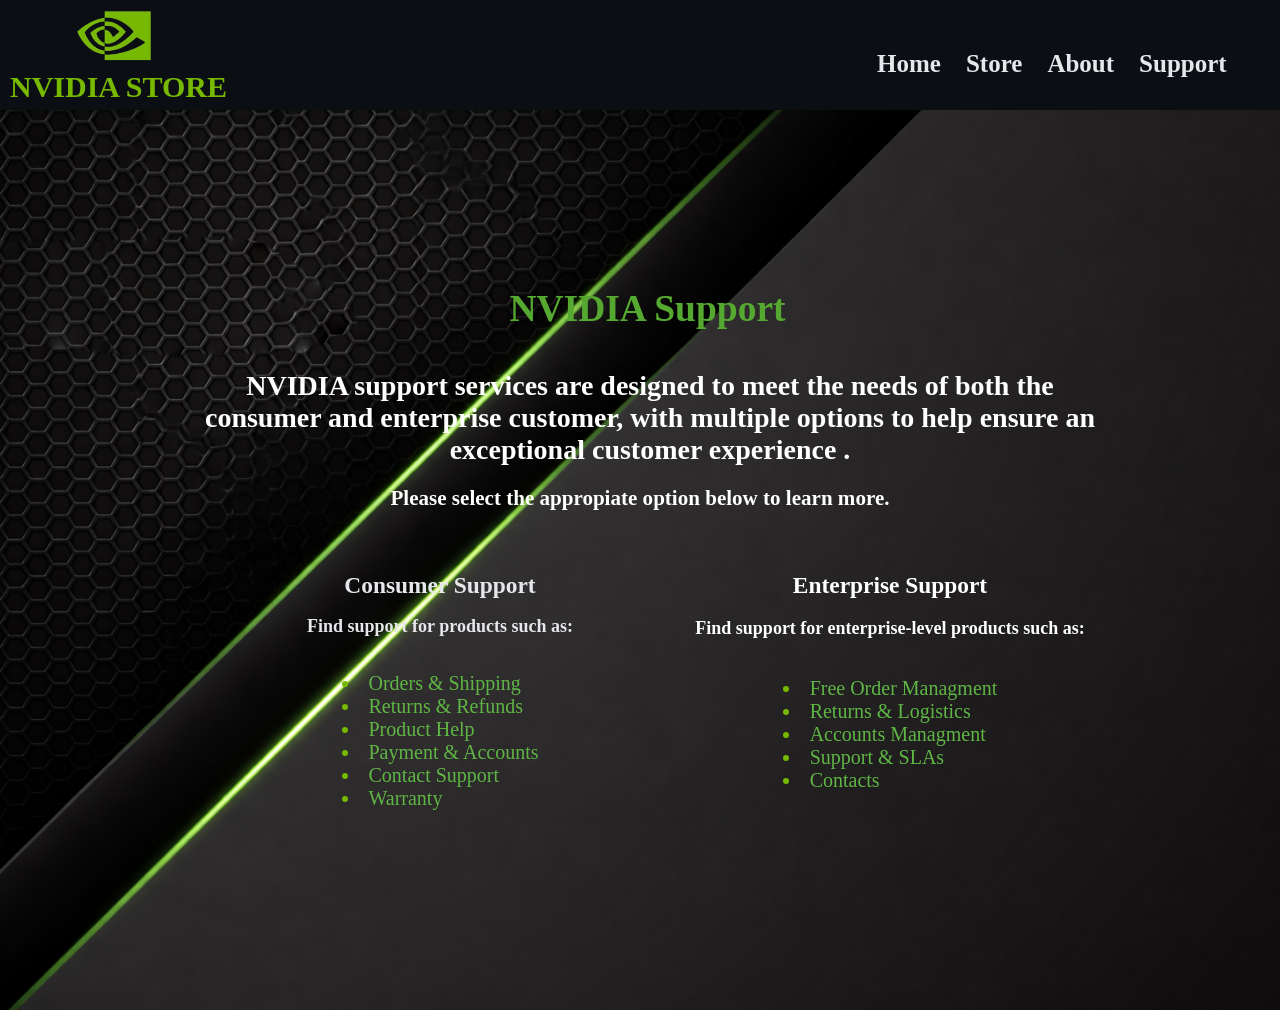
<file: support.html>
<DOCTYPE html>
<html>
<head>
    <title>Support - NVIDIA</title>
    <link rel="stylesheet" href="style.css">
</head>
<body>

<nav>
          
      <div class="logo-hero"> <img src="NVIDIA-logo2.png" alt="NVIDIA-logo2" width="100px" height="auto" ></div>

            <h2>NVIDIA STORE</h2>
            
    <a href="index.html">Home</a>
    <a href="store.html">Store</a>
    <a href="about.html">About</a>
    <a href="support.html">Support</a>
</nav>

<section class="support-hero">
    <div class="support-content">
<div class="NVI-logo">
<h1>NVIDIA Support</h1>
</div>
  <h2>NVIDIA support services are designed to meet the needs of both the consumer and  enterprise customer, 
    with multiple options to help ensure an exceptional customer experience
.</h2>

<h3>
    Please select the appropiate option below to learn more.
</h3>
</div>

    
<div class="support-1">
<h3>Consumer Support</h3>
</div>
<div class="support-2">
<p>
    Find support for products such as:
</p>
</div>
<div class="support-4">

<ui>
    <li><a href="orders-shipping.html">Orders & Shipping</a></li>
    <li><a href="returns-refunds.html">Returns & Refunds</a></li>
    <li><a href="product-help.html">Product Help</a></li>
    <li><a href="payment-accounts.html">Payment & Accounts</a></li>
    <li><a href="contact-support.html">Contact Support</a></li>
    <li><a href="warranty.html">Warranty</a></li>
</ui>
 </div>

 <div class="support-5">
<h3>Enterprise Support</h3>
 </div>
 <div class="support-6">
<p>
    Find support for enterprise-level products such as:
 </p>
 </div>
 <div class="support-7">
<ui>
    <li><a href="freorder-managment.html">Free Order Managment</a></li>
    <li><a href="returns-logistics.html">Returns & Logistics</a></li>
    <li><a href="accounts-management.html">Accounts Managment</a></li>
    <li><a href="support-slas.html">Support & SLAs</a></li>
    <li><a href="contacts.html">Contacts</a></li>
    
     </ui>
     </div>
</section>
</body>
</html>
</file>
<file: style.css>
/* Base styling */
*{
    margin: 0;
    padding: 0;
    box-sizing: border-box;

    
}

body {
    margin: 0;
    background-color: #0b0f14;
    color: #e5e7eb;
     background-image: url("");
      overflow-x: hidden;
     



      
}

html {

    scroll-behavior: smooth;
}

/*===== NAVIGATION ===== */

nav {

    padding: 20px 40px;
    font-size:25px;
    color: none;
    text-decoration: none;
    font-weight: 500px;
    margin-left: 20px;
    display:flex;
    flex-wrap: wrap;
    max-width: fit-content;
   

  
}

nav  a {

    position: relative;
    left:510px;
    padding-top: 30px;
  
    position: relative;
    

    color: #e5e7eb;
    text-decoration: none;
    margin-right: 25px;
    font-weight: 600;
  

   
}

nav a button {

    position: relative;
    bottom:8px;

}

nav img {

    max-width: 90px;
    
    padding:5px 5px;
    justify-content: center;
    position: relative;
    bottom: 20px;
    left:10px;
   
}

nav h2 {

    max-width:300px;
    font-size:30px;
    position:relative;
    top:50px;
    right:140px;
    color:#76b900;
}




 .btnLogin-popup{

    width: 130px;
    height: 50px;
    background: transparent ;
    border: 2px solid greenyellow;
    outline: none;
    border-radius: 6px;
    cursor: pointer;
    font-size:1.1em;
    color: greenyellow;
    font-weight:500;
    margin-left:0px;
    



}

/* side bar */

.wish-input {

    position: relative;
    left:485px;
    max-width: 130px;
    top:25px;
    border-radius:8px;
}

.wish-input button {

     
    width:40px;
    height:35px;
       background-color: transparent;
           border-radius:8px;
           border-color: #03e116;
           position: relative;
         
}

.wish-input span {

    
    position:relative;
    top:5px;
    font-size:15px;
      font-weight: bold;
      color:#03e116;
      position: relative;
      right:15px;

}

.wish-input svg {

     height:100%;
    width:100%;
    color:#26ff00;
    

}

.wish-input button:hover {

    transform:scale(1.05);
    border:#2bff00;
}



.cart-input {

  
     position: relative;
    left:620px;
    max-width: 130px;
    top:8px;
    border-radius:8px;
  
  
    


}

.cart-input button {

  
    width:40px;
    height:35px;
       background-color: transparent;
           border-radius:8px;
           border-color: #03e116;
}

.number-check {

    background-color: rgb(6, 138, 11);
    border-radius: 20px;
    
    max-width: 18px;
    max-height:20px;
    font-size: 12px;
   padding-left: 5px;
   position: relative;
   left:40px;
   top:10px;
}



.cart-input span {

    position:relative;
    top:5px;
    font-size:15px;
      font-weight: bold;
      color:#26ff00;
   
}

.cart-input svg {

    height:100%;
    width:100%;
    color:#26ff00;
}

.cart-input button:hover {

    transform:scale(1.05);
    border:#2bff00;
}



nav a:hover {
    color:#76b900;
   
}


/* side bar2 */


.account-input {

    
    position: relative;
    left:465px;
    max-width: 40px;
    width: 100%;
    top:25px;
    border-radius:8px;
  
}

.account-input button {

     
    width:40px;
    height:35px;
       background-color: transparent;
           border-radius:8px;
           border-color: #03e116;
           position: relative;
         
}

.account-input span {

    
    position:relative;
    top:5px;
    font-size:15px;
      font-weight: bold;
      color:#00b140;
      position: relative;
      right:25px;
      max-width: 300px;
      width: 100%;
      

}

.account-input svg {

     height:100%;
    width:100%;
    color:#26ff00;
  
    

}



.account-input button:hover {

    transform:scale(1.05);
    border:#2bff00;
}


.wish-input1 {

    position: relative;
    left:615px;
    max-width: 130px;
    top:25px;
    border-radius:8px;
}

.wish-input1 button {

     
    width:40px;
    height:35px;
       background-color: transparent;
           border-radius:8px;
           border-color: #03e116;
           position: relative;
         
}

.wish-input1 span {

    
    position:relative;
    top:5px;
    font-size:15px;
      font-weight: bold;
      color:#00b140;
      position: relative;
      right:15px;

}

.wish-input1 svg {

     height:100%;
    width:100%;
    color:#26ff00;
    

}

.wish-input1 button:hover {

    transform:scale(1.05);
    border:#2bff00;
}



.cart-input1 {

  
     position: relative;
    left:742px;
    max-width: 130px;
    top:8px;
    border-radius:8px;
  
  
    


}

.cart-input1 button {

  
    width:40px;
    height:35px;
       background-color: transparent;
           border-radius:8px;
           border-color: #03e116;
}

.number-check {

    background-color: rgb(6, 138, 11);
    border-radius: 20px;
    
    max-width: 18px;
    max-height:20px;
    font-size: 12px;
   padding-left: 5px;
   position: relative;
   left:43px;
   top:10px;
}



.cart-input1 span {

    position:relative;
    top:5px;
    font-size:15px;
      font-weight: bold;
      color:#26ff00;
   
}

.cart-input1 svg {

    height:100%;
    width:100%;
    color:#26ff00;
}

.cart-input1 button:hover {

    transform:scale(1.05);
    border:#2bff00;
}



nav a:hover {
    color:#76b900;
   
}
/* ===== Heading & TEXT ===== */

h1 {
    color:#56a930;
    margin: 40px;

    
     padding-left: 15px;
     
  
    
}

p{
    
    line-height: 1.6;
}

/*_________ STORE CATEGORIES (ADD BELOW HERE) _________ */

.store-categories {
    display: flex;
    justify-content: start;
     gap:0;
    padding-top: 40px;
    padding-left: -10px;
    
     margin-bottom: 0;

    
   
}
.store-categories label {

    position: relative;
    bottom: 10px;
    right:25px;
    max-height: 60px;
    max-width: 360px;
    font-size:25px;
    font-weight: bold;

   
   
}

.category {

color:#76b900;
font-weight: 600;
border: 1px solid  #76b900;
position: relative;
right:135px;

}

.in-category  {
 
   gap:30px;
   position: relative;
   bottom: 4px;
   left:250px;

   
}

.in-category2 {

    position: relative;
    left:340px;
   gap:30px;
}  

.in-category3  {
    gap:30px;
    position: relative;
    left:450px;
    
}

.category img {

  max-width: 400px;

}

.category :hover{

   transform: scale(1.02);
}

/* Search Bar */

.search-bar {

    max-width: 590px;
    width: auto;
 
    position: relative;
    right:690px;
    top:25px;
    height: 40px;
    align-items: center;
 
    
 

}

.search-bar input {

    width:500px;
    height:40px;
    border-radius: 6px;
    font-size:medium;
    position: relative;
    right:30px;
    bottom: 8px;
    padding-left: 5px;

   
}

.search-bar button {

    height:40px;
    width:60px;
    border-top-right-radius: 5px ;
    border-bottom-right-radius:5px ;
    font-size:medium;
    background: #00b140;
    position: relative;
    right:45px;
    top:1px;
    border-left: #ffffff;
   
  
 

    
}

.search-bar button:hover {

    transform:scale(1.05);
}

.search-bar button svg {

 
    max-width: 152px;
    width:100%;
    height: 27px;

}


/* ======= search bar login =====*/ 

.search-bar1 {

    max-width: 590px;
    width: auto;
 
    position: relative;
    right:520px;
    top:25px;
    height: 40px;
    align-items: center;
 
    
 

}

.search-bar1 input {

    width:500px;
    height:40px;
    border-radius: 6px;
    font-size:medium;
    position: relative;
    right:30px;
    bottom: 8px;
    padding-left: 5px;

   
}

.search-bar1 button {

    height:40px;
    width:60px;
    border-top-right-radius: 5px ;
    border-bottom-right-radius:5px ;
    font-size:medium;
    background: #00b140;
    position: relative;
    right:45px;
    top:1px;
    border-left: #ffffff;
   
  
 

    
}

.search-bar1 button:hover {

    transform:scale(1.05);
}

.search-bar1 button svg {

 
    max-width: 152px;
    width:100%;
    height: 27px;

}

/* ======= Seller tags ===== */

.seller-best {

    background:#133de1;
    max-width: 100px;
    border-radius: 3px;
    position:relative;
    right:10px;
    bottom:15px;
    font-weight: bold;
    font-size: 19px;
    height:20px;
    align-items: center;


}

/* ===== OUT OF STOCK TAG ===== */

.out-of-stock {

   background: rgb(255, 32, 32);
   max-width:127px;
   position: relative;
   right:18px;
   bottom:12px;
   font-size:15px;
   border-radius: 3px;
   font-weight: bold;
}

/* ===== Store Tags for PC gaming === */

.gaming-tag {
    padding-bottom: 5px;
    position: relative;
  left: 50px;
  display: flex;
  justify-content:flex-start;
   max-width: 300px;
  
    max-height: 59px;


  
}

.gaming-tag h1 {

    width: 100%;
    height: 100%;
    position: relative;
    bottom: 30px;
}



/* =================================
    PRODUCT CARDS (STORE PAGE)
   ================================= */

   .products {
    display:flex;
    gap: 30px;
    padding: 30px;
    padding-left: 85px;
    flex-wrap: wrap;
    align-items: stretch;
    width:100%;
   justify-content: center;
  
  

   }

  




   .product {
    background: #0f1621;
    border: 1px solid #1f2937;
    padding: 20px;
    width: 280px;
    display: flex;
    flex-direction: column;
    text-align: center;
    transition: all 0.3s ease;
  
   }

   .product img {
     width: 100%;
     height: 200px;
     object-fit: contain;
     display: block;
     margin-bottom: 15px;
   }

   .product h3 {
    color: #ffffff;
    margin: 15px 0 10px;
   
   }

   .product p {
    color: #cbd5e1;
   }

   /* ===== product card link ===== */

   .product-link {

    display: block;
    text-decoration: none;
    color: inherit;
    cursor: pointer;
   }

   /* ===== Product page ======= */

      .product-container {
  max-width: 1200px;
  margin: 0 auto;
  padding: 20px;
  background: rgba(255, 255, 255, 0.973);
  border-radius: 10px;
  position: relative;
  top:30px;

}

.product-container p {

    font-weight: bold;
    font-size:19px;
}

.product-container h2 {

    position: relative;
    left:20px;
    top:4px;
    color:#000000;
    font-size: 30px;

}

.product-title {
  
  font-weight: none ;
  line-height: 2.35;
  margin-bottom: 16px;
  color: #0c0c0c;
  position: relative;

  max-width:580px;
  padding-right: 16px;
  height:200px;
  position:relative;
  top:80px;
  left:670px;
  
}


.price-section {
  margin-bottom: 20px;
  position: relative;
  bottom:180px;
  max-width:300px;
}

.current-price {
  font-size: 2.4rem;
  font-weight: 700;
  color: #34a326;          /* bright green used on many tech shops */
  margin-bottom: 4px;
}

.vat-text {
  font-size: 0.95rem;
  color: #130a0a;
  margin-bottom: 6px;
  font-weight: bold;
}

.installment-text {
  font-size: 1rem;
  color: #31be24;
  font-weight: bold;
}

.stock-status {
  display: inline-block;
  background: #15ca21;
  color: rgb(5, 5, 5);
  font-weight: bold;
  font-size: 19px;
  padding: 10px 14px;
  border-radius: 6px;
  margin: 16px 0;
  position: relative;
  bottom:200px;

}

.stuck-amount {

   
    max-width:70px;
    height:60px;
    border-radius: 8px;
    position: relative;
    bottom:193px;

}

.stuck-amount select {

    width:70px;
    height:50px;
    border-radius: 6px;
    text-align: center;
    font-size: larger;
    font-weight: bold;
}

.add-to-cart-button {
  background: #00c853;
  color: rgb(0, 0, 0);
  border: none;
  border-radius: 8px;
  font-size: 1.1rem;
  font-weight: 600;
  padding: 16px;
  width: 500px;
  cursor: pointer;
  transition: background 0.2s;
  margin: 20px 0;
  position:relative;
  left: 76px;
  bottom:274px;
}

.add-to-cart-button:hover {
  background: #00b140;
}

.warranty-section {
  margin: 24px 0;
  padding: 16px 0;
  border-top: 1px solid #000000;
  border-bottom: 1px solid #2a2a2a;
  position: relative;
  left:680px;
  bottom:860px;
  max-width: 340px;
}

.warranty-label {
  font-size: 1.05rem;
  font-weight: 600;
  margin-bottom: 12px;
  color: #000000;
}

.warranty-options {
  display: flex;
  flex-direction: column;
  gap: 12px;
  position: relative;
}

.warranty-option {
  display: flex;
  align-items: center;
  font-size: 0.98rem;
  cursor: pointer;
  color: rgb(0, 0, 0);
  font-weight: bold;
}

.warranty-option input[type="radio"] {
  margin-right: 12px;
  accent-color: #00e676;
  transform: scale(1.15);
}

.warranty-option span.price {
  margin-left: auto;
  color: #ff0000;
  font-weight: 500;
}

.delivery-row {
  font-size: 0.96rem;
  color:  #40921a;
  margin: 20px 0;
  position:relative;
  left:670px;
  bottom:860px;
  max-width: 310px;
  font-weight: bold;
}

.delivery-row .change-link {
  color: #2bff00;
  cursor: pointer;
  text-decoration: underline;
  background:#1b1e24;
  border-radius: 6px;
  font-weight: bold ;
  font-size: small;
}

.key-specs-section {
  margin-top: 28px;
  position: relative;
  left:690px;
  bottom:860px;
  max-width:350px;
  border-color: green ;

  
}

.key-specs-title {
  font-size: 1.15rem;
  font-weight: 600;
  margin-bottom: 14px;
  color: #21941d;
}

.key-specs-list {
  list-style: square;
  color:#00ff5e;
}

.key-specs-list li {
  padding: 10px 0;
  border-bottom: 1px solid #0c2b00;
  font-size: 0.98rem;
}

.key-specs-list li:last-child {
  border-bottom: none;
}

.key-specs-list li strong {
  display: inline-block;
  min-width: 160px;
  color: #18a737;
  font-weight: bold;
}

/*====== image in product page ======*/

.image-cast {

    position: relative;
    left:50px;
    width:500px;
    bottom:200px;


}

   /* ===== NVIDIA TAG ===== */
   .fulfilled {
    color:#76b900;
    font-weight: 600;
    font-size:1.1em;
    margin-top: 10px;
   }

   /* HOVOR EFFECTS */

   .product:hover {
    background: rgba(118, 185, 0, 0.05);
    border-color:  #76b900;
    box-shadow: 0 0 25px rgba(0, 255, 0, 0.35);
    transform: scale(1.05);
   }

  

   /* ====== HOME HERO ====== */
   .home-hero {
    background-image: url("");
    background-size: cover;
    background-position: center;
    background-repeat: no-repeat;

    min-height: 100vh;
    padding: 0 40px;

    display:flex;
    flex-direction: column;
    justify-content: center;
    align-items: flex-start;
   }

   .NVI-logo {
    color:#76b900;
    font-size: 25px;
   }

   /*===== fulfilled NVIDIA tag =====*/

   .tag-Fulfilled {

    background-color: #15ca21;
    max-width: 150px;
    border-radius: 8px;
    font-size: small;
   }

   .product-card-price {

    font-size: 22px;
    position: relative;
    right:50px;
    font-weight: bold;
   }

   .product-card-price p3 {

     
     color:red;
   }

   .product-card-price p6 {

    text-decoration: line-through;
    font-size:16px;
    position: relative;
    right:20px;
   }

   .discount-tag {

    background-color: rgb(0, 16, 241);
    max-width: 70px;
    border-radius: 6px;
    
   }
   .discount-tag p{

    color:#03e116;
    font-weight:bold;
   }

   .delivery-date {

    position: relative;
    right:10px;
    
   }
   .delivery-date p2 {

    color:#00ff5e;
    padding-left:4px;
    font-weight: bold;
   }

   .free-store {

     position: relative;
     right:60px;
   }

   .free-store p2 {
    
    font-weight: bold;
    padding-right: 4px;
    font-size: 16px;
   }
   
   /* ====== Support Page ====== */

    .support-hero{
        background-image: url("support3.png");
        background-size:  cover;
        background-position: center;
        background-repeat: no-repeat;

        padding: 80px 60px;
        min-height: 100vh;

        display: flex;
        flex-direction: column;
        justify-content: center;
        align-items: center;

        color: white;

    }

    /* container inside support hero */
    .support-content {
        
        text-align: center;
        max-width: 900px;
        width: 100%;
        font-size:18px;
        height: 325px;

    }

    /* support columns layout */
    .support-columns {

        display: flex;
        justify-content: space-between;
        gap: 80px;
        margin-top: 30px;

    }

    /* headings */
    .support-content h3 {

        color : #fefffc;
        margin-bottom: 20px;
        position: relative;
        top: 10px;
       

    }

    .support-content h2 {

        color: white;
        margin-bottom: 10px;
        font-size: 28px;
        position: relative;
        left:10px;

    }
    /* list styling */
    .support-content ul {

        list-style: none;
        padding: 50px;

    }

    .support-box li {

        margin-bottom: 9px;
        color:#e5e7eb;

    }
    .support-1 {

        color: #e5e7eb;
        text-decoration: none;
        font-weight: 600;
        font-size:20px;
        height: 40px;
     position:relative ;
        right: 200px;
        

    }

     .support-2 {

         color: #e5e7eb;
        text-decoration: none;
        font-weight: 600;
        font-size:18;
        height: 10px;
     position: relative ;
        right: 200px;
     }

     .support-4 {

        font-weight: 200px;
        height: 10px;
        color:#76b900;
        font-size: 20px;
        position: relative ;
        right: 200px;
        padding: 50px;
     }

     .support-5 {

        font-size:20px;
        height: 40px;
        position: relative ;
        left: 250px;
       bottom: 150px;
     }

     .support-6 {

        font-size:18;
        font-weight: 600;
        height:10px;
        position: relative ;
        left:250px;
        bottom:148px;
     }

     .support-7 {

         font-weight: 200px;
        height: 0px;
        color:#76b900;
        font-size: 20px;
        position: relative ;
        left: 250px;
        padding: 50px;
        bottom: 145px;
     }

     /*============Links for the Site ===========*/
     a {
  color: #5fb645;        /* normal */
  text-decoration: none; /* removes underline (optional) */
}

a:hover {
  color: #ff0000;        /* when mouse is over */
}


a:active {
  color: #ff6600;        /* while clicking */
}

/*=============== ABOUT PAGE ============*/

.about-intro {

  background-image: url("About.png");
        background-size:  cover;
        background-position: center;
        background-repeat: no-repeat;

        padding: 140px 80px ;
        max-height: 715px ;
        width:  100%;
        position: relative;
        top:15px;
         

    
        justify-content: center;
        color: white;
        padding-bottom: 400px;

     

}


.header-1 {

    font-size:28px;
    color:#fefffc;
    position: relative;
    bottom:150px;
    

}

.header-2 {

    font-size:25px;
    padding:40px;
    height:0px;
    position:relative;
    right:28px;
    bottom:200px;
    

}

.header-3 {

    font-size:18px;
    padding:40px;
    position: relative;
    right:auto;
    bottom:460px;
    

}

.header3_1 {

  position: relative;
  bottom:700px;
  right:auto;
  font-size:medium;
}






.Pro-ad {

    position:relative;
    bottom:560px;
    right:0px;
}

.Pro-ad  h2{

    position: relative;
    bottom:0px;
    left:350px;
    max-width: 300px;
}

.PG-1 {

    font-size:20px;
    padding:10px;
    position: relative;
    bottom:180px;
  

}

.advert-about {

    position: relative;
    left:400px;
     text-align: center;

    max-width:1000px;
    max-height: 100px;

    position: relative;
    top:0px;
}

.super-1 {

    font-size:18px;
    max-width: 250px;
    border-radius:8px;
    padding:10px;
    position: relative;
    right:0px;
    bottom:172px;
    background: linear-gradient(gray ,black,black,black );
     
}

.super-1 h3 {

    position: relative;
    bottom:58px;
    left:30px;
}

.super-2 {

    font-size:18px;
    padding:10px;
    position: relative;
    left:330px;
    bottom:278px;
    background: linear-gradient(gray ,black,black,black );
    max-width: 250px;
    border-radius:8px;
}

.super-2 h3 {

    position:relative;
    bottom: 60px;
    left:60px;
}




.super-3 {

    font-size:18px;
  
    position: relative;
    left:660px;
    bottom:380px;
    max-width: 250px;
    background: linear-gradient(gray ,black,black,black );
    border-radius: 8px;
    max-height: 300px;
    height:100px;
    padding-left:20px;

}

.super-3 h3 {

    position:relative;
    bottom: 40px;
    left:60px;

}



    
.image-1 {
    
 
    position: relative;
    left: 388px;
    bottom: 300px;
  height: 240px;
     max-width: 660px;
     width: 450px;
}

.image-2 {

     position: relative;
   left:775px;
    bottom: 740px;
  height: 260px;
     max-width: 660px;
     width: 440px;
   
    
}

.image-2 img {

    width:450px;
}




.header-4 {

    font-size:35px;
    padding:50px;
    position: relative;
    left:70px;
    bottom:250px;
     max-width:560px;
    
}





/*============ Login Page ==========*/



.nvi-page {

    text-align: center;
}

.nvi-page-2 {

    position: relative;
    bottom:200px;
       left:60px;
}




.login-form {

     display:flex;
    flex-direction: column;
    justify-content:center;
     align-items: center;
    background-color:  transparent;
    padding:8px  18px;
    margin: 12px;
    max-width: 400px;
    position: relative;
    left:700px;
    background-color:#1d2029;
      box-shadow: 0px 1px 1px 5px #8bff5e;
    border-radius: 8px;
    height:65vh;
    padding-bottom: 130px;
}

.login-form input {

    padding:15px;
    margin:12px;
    border: 2px solid #76b900;
    border-radius: 8px;
    width: 300px;
    max-width:399px;
    font-style: oblique;
    font-weight: bold;
}

.login-form input:focus {

    border-color: rgb(0, 217, 255);
    outline:#00bfff;
    transform:scale(1.05);
}

.login-form button {

    padding:12;
    max-width: 360px;
    width:300px;
    border-radius: 8px;
    background: #3cff00;
    font-size:18px;
    font-weight: bold;
    position: relative;
   top:30px;
   left:10;
}

.login-form button:hover  {

    transform:scale(1.05);
    background-color:#00bfff;
    cursor: pointer;
  

}

.login-form button:focus {

    background-color: gold;
}

.login-form p {

    color:#e4eaf1;
    font-weight: bold;
    position: relative;
    top:50;
    font-size: larger;

}

.login-form h2 {

    color:#f7faff;
   

   
}

.login-form h1 {

    color: #76b900;
    position: relative;
      top:10px;
}

.form-field   {
    color:#35383d;
    position: relative;
    font-weight: bold;
     flex-direction: column;
     width: 310px;


}

.form-field  label{

 display: block;
  margin-bottom: 6px;
  font-weight: 600;
  color: #f0ecec;

  padding-right:30px;
  width: 180px;
  position: relative;
  left:20px;
  top:10px
}



.login-checkbox input  {

    position: relative;
    right: 180px;
    width: 32px;
    height: 18px;
    background-color: #ff0000;
  
}
.login-checkbox label {

    
  position: relative;
  right:30px;
  bottom: 5px;
  font-weight: bold;
  color: rgb(241, 238, 238);
   
}

.lost {

    position: relative;
    left:120px;
    bottom: 35px;
  
  
    

}

.lost a {
   font-size: 16px;
   font-weight: 900;
 
   


}

/* ====== sign up page =======*/

.login-form2 {

     display:flex;
    flex-direction: column;
    justify-content:center;
     align-items: center;
    background-color:  transparent;
    padding:8px  18px;
    margin: 12px;
    max-width: 450px;
    position: relative;
    bottom: 40px;
    left:700px;
    background-color:#1d2029;
    box-shadow: 0px 1px 1px 5px #8bff5e;
    
    border-radius: 8px;
    height:85vh;
    padding-bottom: 130px;
}

.login-form2 input {

    padding:15px;
    margin:12px;
    border: 2px solid #76b900;
    border-radius: 8px;
    width: 300px;
    max-width:399px;
    font-style: oblique;
    font-weight: bold;
}

.login-form2 input:focus {

    border-color: rgb(0, 217, 255);
    outline:#00bfff;
    transform:scale(1.05);
}

.login-form2 button {

    padding:12;
    max-width: 360px;
    width:300px;
    border-radius: 8px;
    background: #3cff00;
    font-size:18px;
    font-weight: bold;
    position: relative;
   top:30px;
   left:10;
}

.login-form2 button:hover  {

    transform:scale(1.05);
    background-color:#00bfff;
    cursor: pointer;
  

}

.login-form2 button:focus {

    background-color: gold;
}

.login-form2 p {

    color:#e6e6e6;
    font-weight: bold;
    position: relative;
    top:50;
    font-size: larger;

}

.login-form2 h2 {

    color:#dbdee6;

}

.login-form2 h1 {

    color: #76b900;
}

.form-field2   {
    color:#bec1c7;
    position: relative;
    font-weight: bold;
     flex-direction: column;
     width: 310px;


}

.form-field2  label{

 display: block;
  margin-bottom: 6px;
  font-weight: 600;
  color: #e7e1e1;

  padding-right:30px;
  width: 180px;
  position: relative;
  left:20px;
  top:10px
}
</file>
